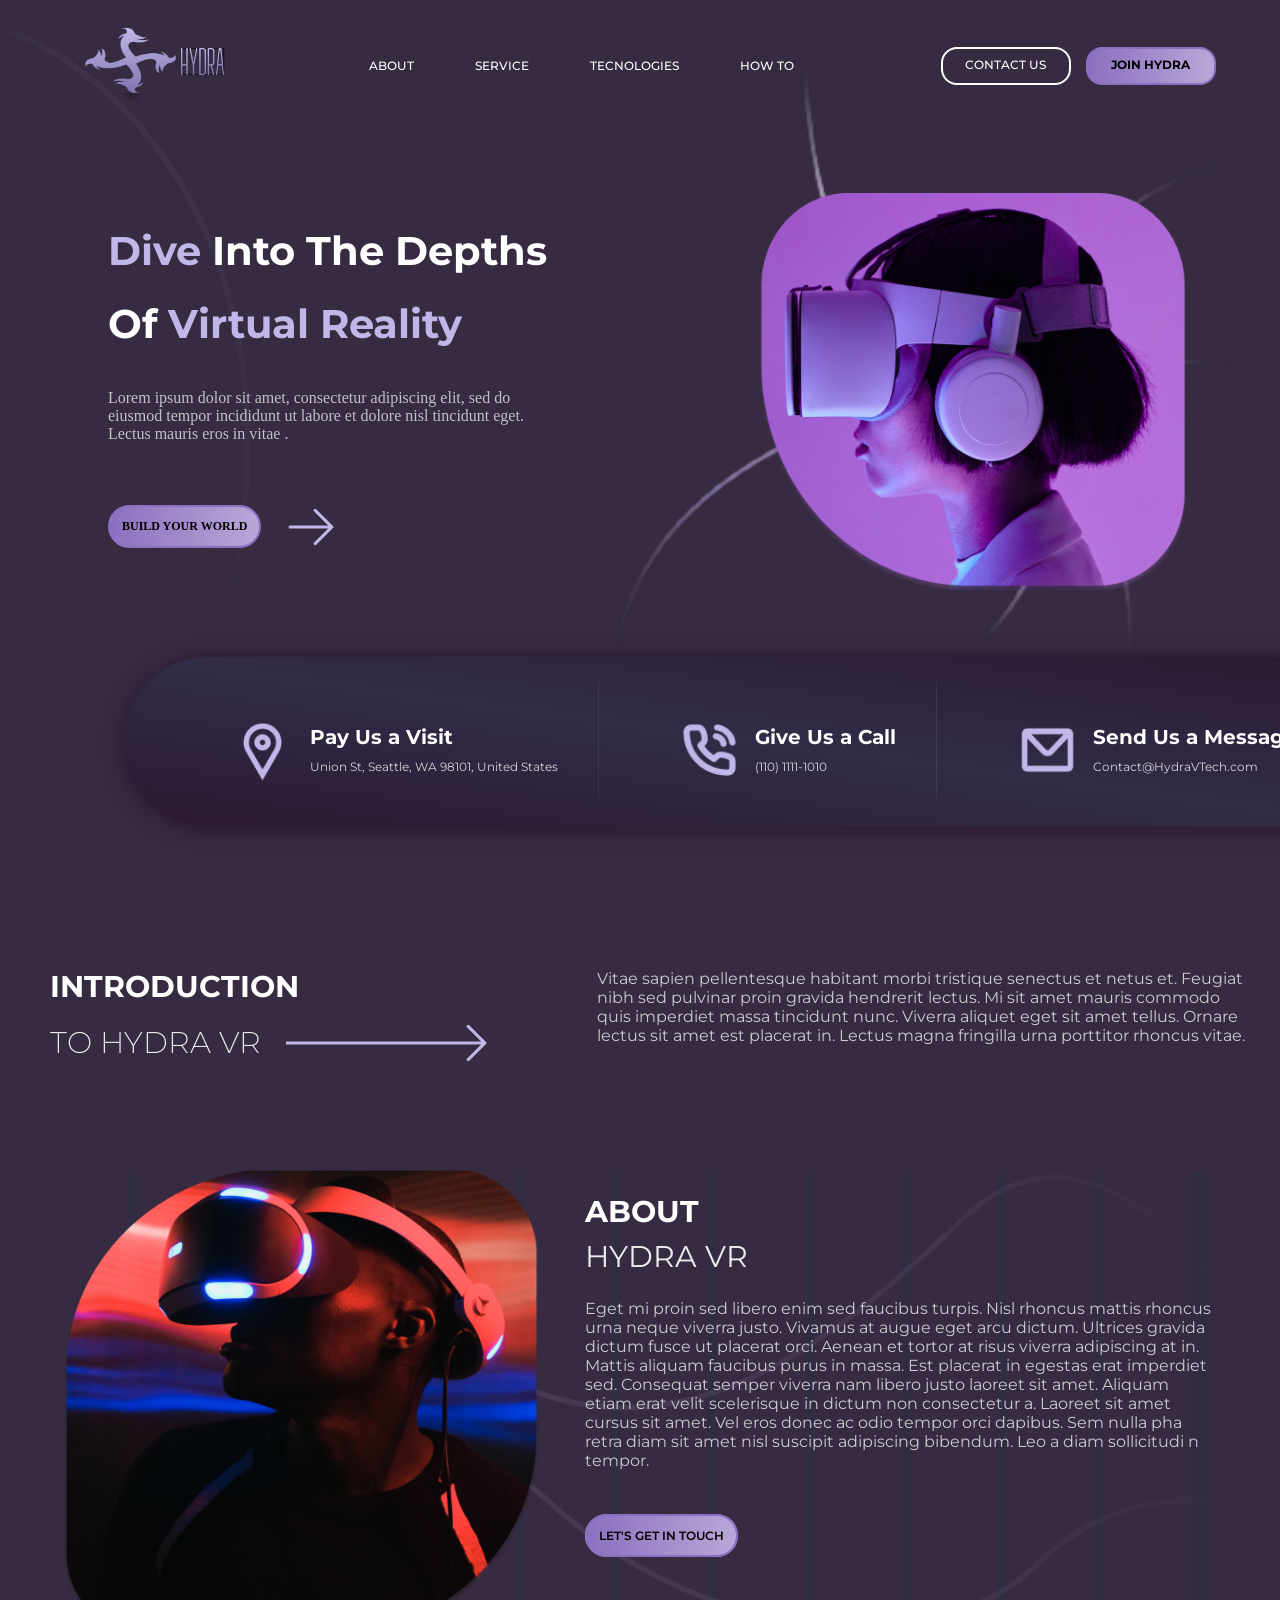
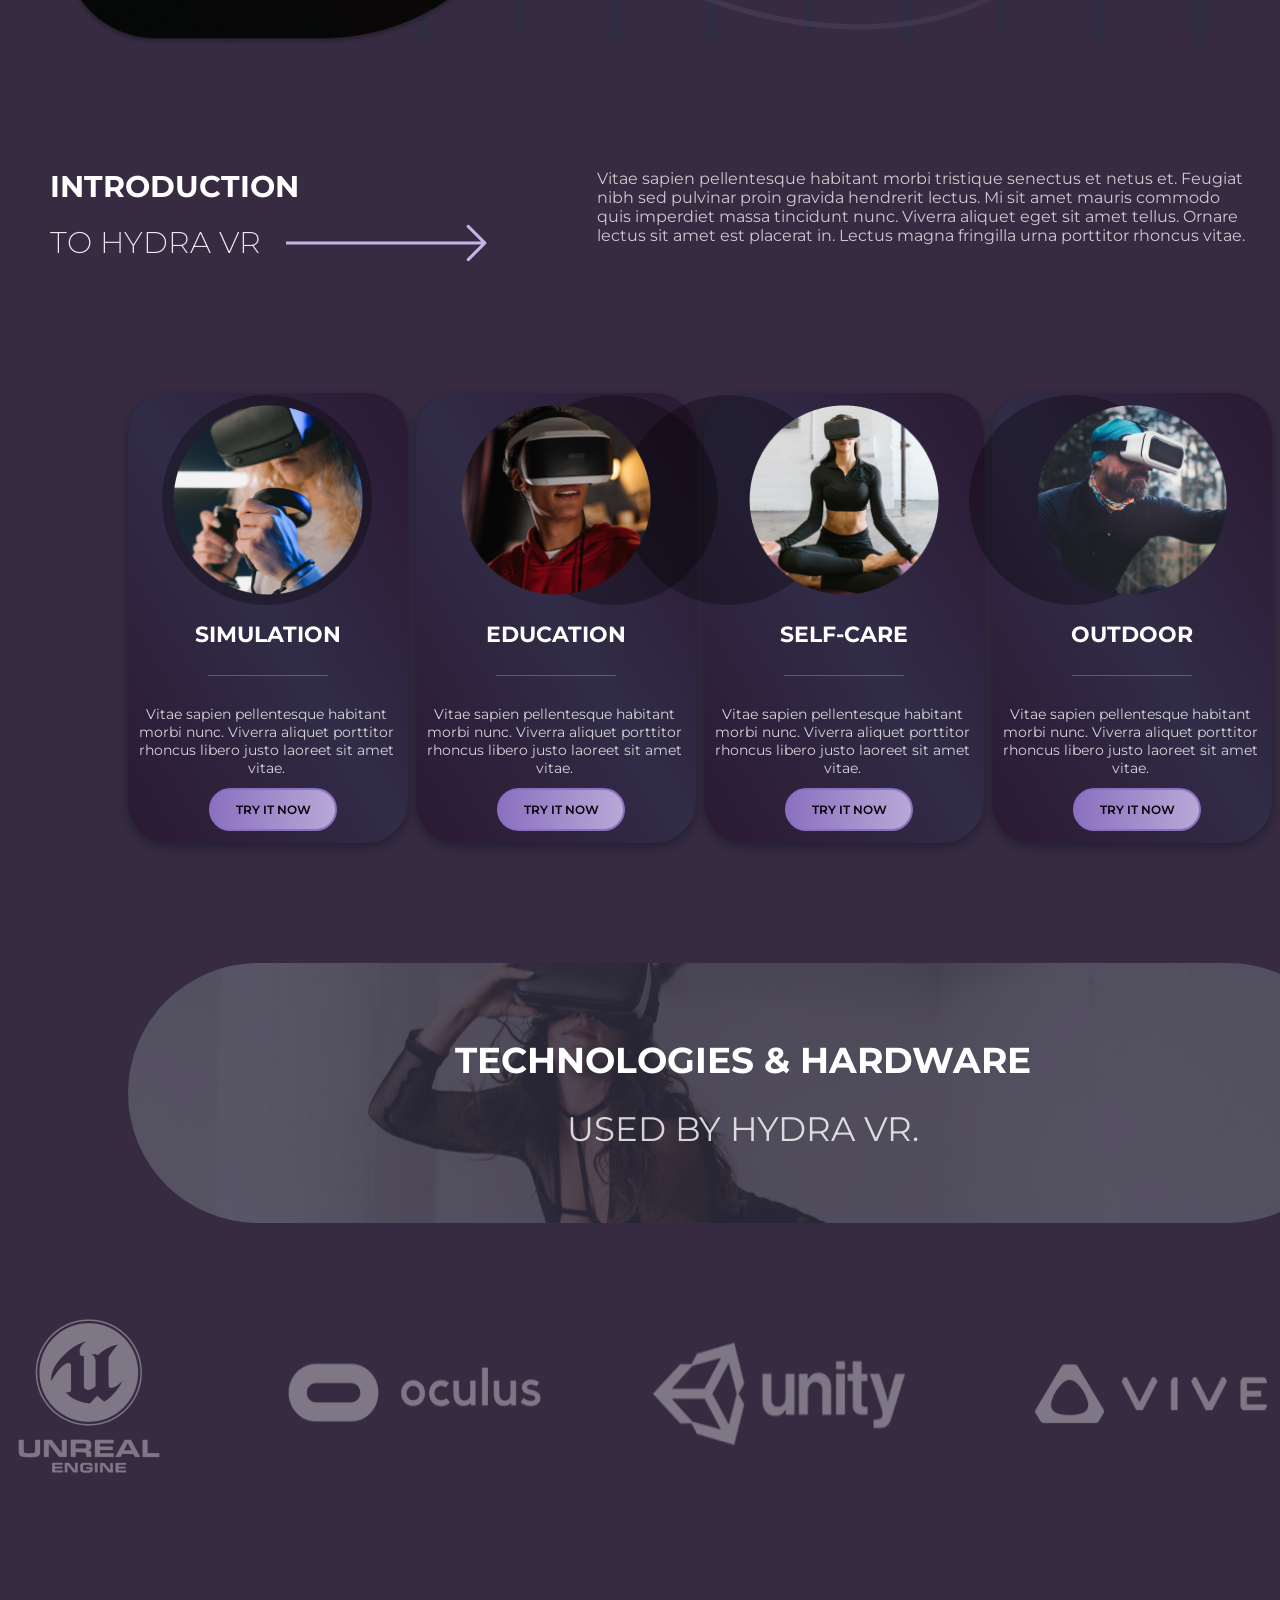
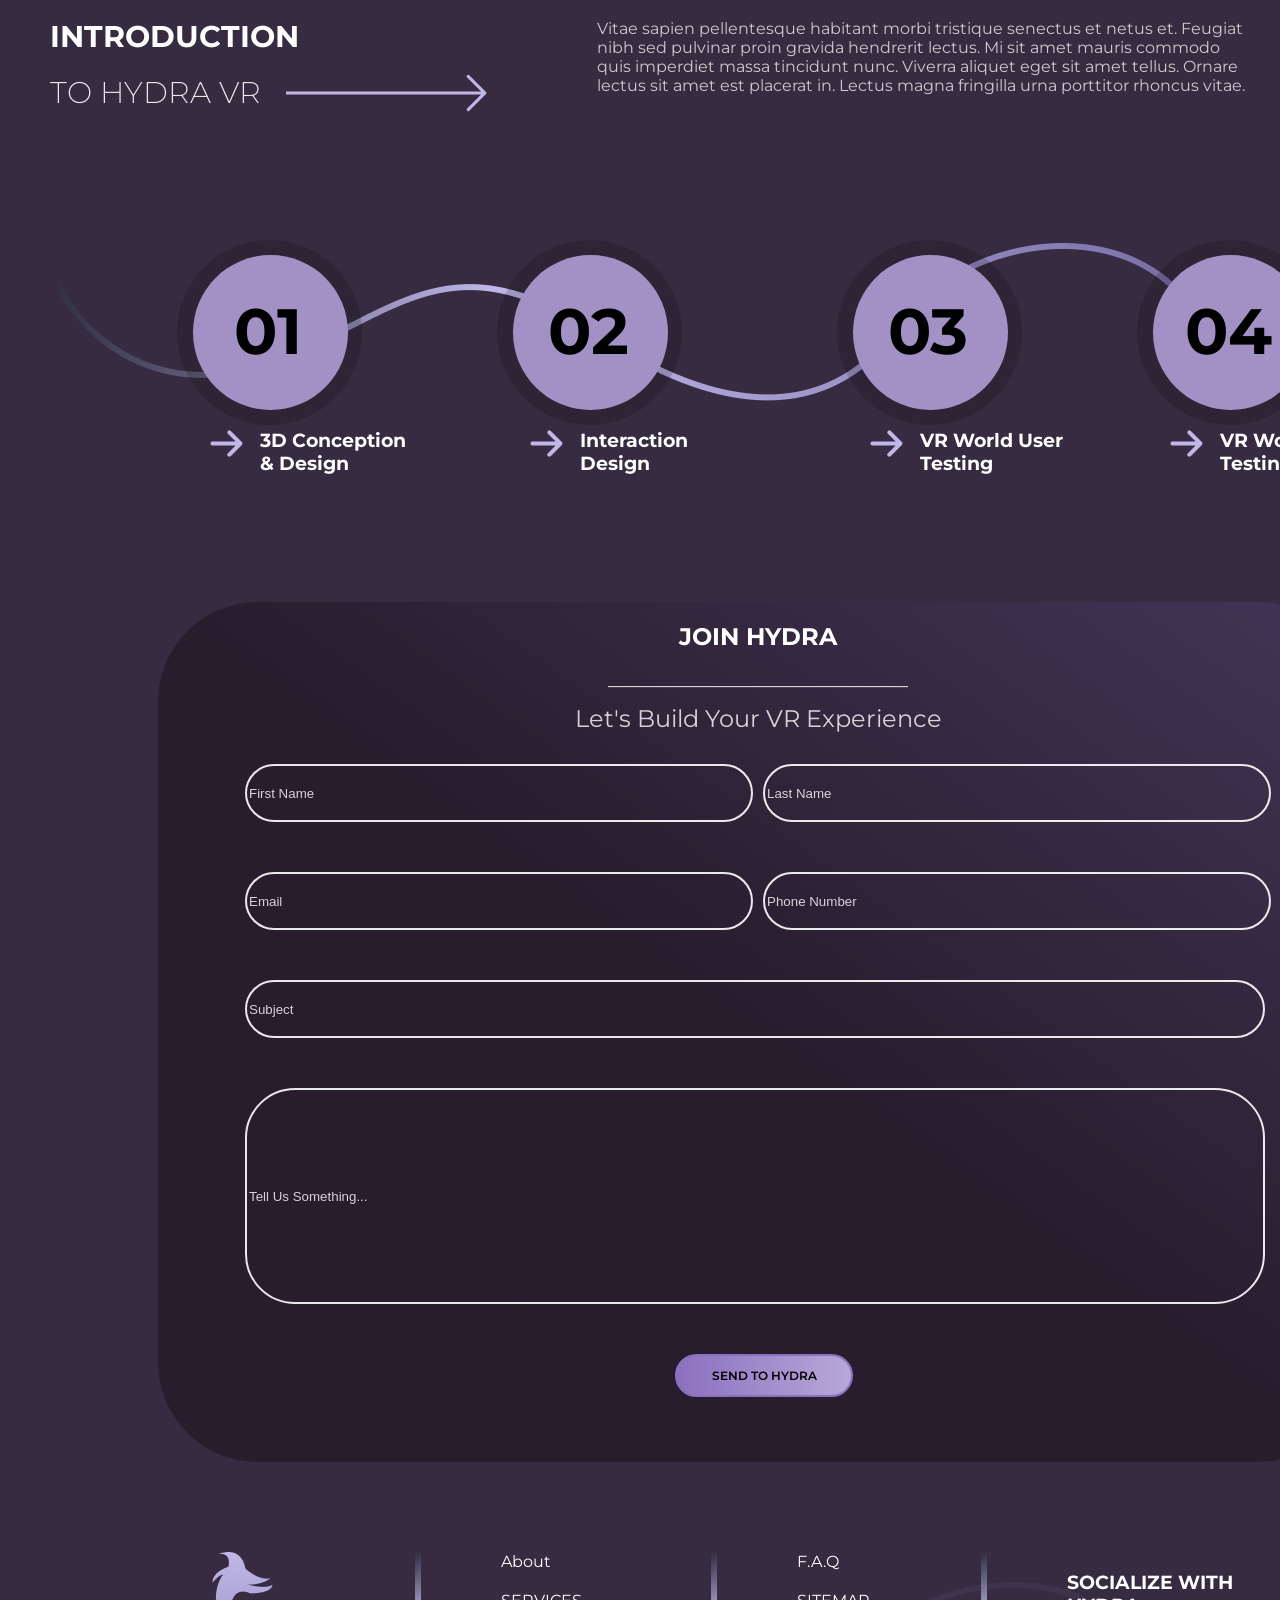
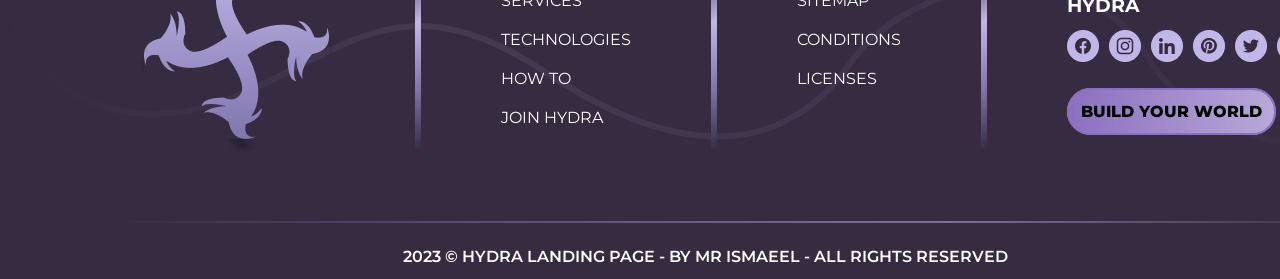
<file: Hydra/index.html>
<!DOCTYPE html>
<html lang="en">

<head>
    <meta charset="UTF-8">
    <meta name="viewport" content="width=device-width, initial-scale=1.0">
    <title>Home</title>
    <link rel="stylesheet" href="index.css">
    <link rel="preconnect" href="https://fonts.googleapis.com">
    <link rel="preconnect" href="https://fonts.gstatic.com" crossorigin>
    <link href="https://fonts.googleapis.com/css2?family=Montserrat:ital,wght@0,100..900;1,100..900&display=swap"
        rel="stylesheet">
</head>

<body>
    <section class="hero">
        <header>
            <div class="navbar">
                <div class="logo">
                    <img src="assets/Hero/Frame.png" alt="hydra logo ">
                    <img src="assets/Hero/logo.png" alt="hydra logo ">

                </div>

                <div class="nav">
                    <nav>
                        <a href="">ABOUT</a>
                        <a href="">SERVICE</a>
                        <a href="">TECNOLOGIES</a>
                        <a href="">HOW TO</a>

                    </nav>
                </div>
                <div class="navButton">
                    <a class="primarybtn1" href="">CONTACT US</a>
                    <a class="primarybtn2" href="">JOIN HYDRA</a>
                </div>
        </header>
        </div>

        <div class="banner">
            <div class="leftbanner">
                <div class="heading">
                    <div class="first">
                        <h1><span>Dive</span> Into The Depths</h1>
                    </div>
                    <div class="second">
                        <h1>Of <span>Virtual Reality</span></h1>
                    </div>
                </div>
                <div class="paragraph">
                    <p>Lorem ipsum dolor sit amet, consectetur adipiscing elit,
                        sed do eiusmod tempor incididunt ut labore et dolore
                        nisl tincidunt eget. Lectus mauris eros in vitae .</p>
                </div>
                <div class="btn">
                    <a class="secondrybtn" href="">BUILD YOUR WORLD</a>
                    <img src="assets/Hero/arrow-small-right.png">
                </div>
            </div>

            <div class="rightbanner">
                <img src="assets/Hero/hero_backgrond-removebg-preview.png">
                <img src="assets/Hero/Mask group.png">
            </div>
        </div>


        <div class="lowerhero">
            <div class="location">
                <div class="image">
                    <img src="assets/Hero/Location-Icon.png">
                </div>
                <div class="data">
                    <h4>Pay Us a Visit</h4>
                    <p>Union St, Seattle, WA 98101, United States</p>
                </div>
                <div class="line"><img src="assets/Hero/Vector 5.png"></div>
            </div>



            <div class="call">
                <div class="image">
                    <img src="assets/Hero/phone-call.png">
                </div>
                <div class="data">
                    <h4>Give Us a Call</h4>
                    <p>(110) 1111-1010</p>
                </div>
                <div class="line"><img src="assets/Hero/Vector 5.png"></div>

            </div>


            <div class="message">
                <div class="image">
                    <img src="assets/Hero/mail.png">
                </div>
                <div class="data">
                    <h4>Send Us a Message</h4>
                    <p>Contact@HydraVTech.com</p>
                </div>
            </div>
        </div>
    </section>

    <section class="about">

        <div class="topAbout">
            <div class="intro">
                <span>
                    <h1>INTRODUCTION</h1>
                </span>
                <span class="arrow">
                    <h2>TO HYDRA VR</h2>
                    <img src="assets/about/Component 1.png">
                </span>
            </div>
            <div class="intropara">
                <p>Vitae sapien pellentesque habitant morbi tristique senectus et netus et. Feugiat
                    nibh sed pulvinar proin gravida hendrerit lectus. Mi sit amet mauris commodo
                    quis imperdiet massa tincidunt nunc. Viverra aliquet eget sit amet tellus. Ornare
                    lectus sit amet est placerat in. Lectus magna fringilla urna porttitor rhoncus vitae.</p>
            </div>
        </div>

        <div class="bottomAbout">
            <div class="leftAbout">
                <img src="assets/about/Mask group.png">
            </div>
            <div class="rightAbout">
                <div class="titleAbout">
                    <span>
                        <h2>ABOUT</h2>
                    </span>
                    <span>
                        <h2>HYDRA VR</h2>
                    </span>
                </div>

                <div class="paraAbout">
                    <P>Eget mi proin sed libero enim sed faucibus turpis. Nisl rhoncus mattis rhoncus
                        urna neque viverra justo. Vivamus at augue eget arcu dictum. Ultrices gravida
                        dictum fusce ut placerat orci. Aenean et tortor at risus viverra adipiscing at in.
                        Mattis aliquam faucibus purus in massa. Est placerat in egestas erat imperdiet
                        sed. Consequat semper viverra nam libero justo laoreet sit amet. Aliquam
                        etiam erat velit scelerisque in dictum non consectetur a. Laoreet sit amet
                        cursus sit amet. Vel eros donec ac odio tempor orci dapibus. Sem nulla pha
                        retra diam sit amet nisl suscipit adipiscing bibendum. Leo a diam sollicitudi
                        n tempor.</P>
                </div>

                <div class="btnAbout">
                    <a class="secondrybtn" href="">LET'S GET IN TOUCH</a>
                </div>
            </div>
        </div>
    </section>

    <section class="whyBuild">
        <div class="topBuild">
            <div class="topAbout">
                <div class="intro">
                    <span>
                        <h1>INTRODUCTION</h1>
                    </span>
                    <span class="arrow">
                        <h2>TO HYDRA VR</h2>
                        <img src="assets/about/Component 1.png">
                    </span>
                </div>
                <div class="intropara">
                    <p>Vitae sapien pellentesque habitant morbi tristique senectus et netus et. Feugiat
                        nibh sed pulvinar proin gravida hendrerit lectus. Mi sit amet mauris commodo
                        quis imperdiet massa tincidunt nunc. Viverra aliquet eget sit amet tellus. Ornare
                        lectus sit amet est placerat in. Lectus magna fringilla urna porttitor rhoncus vitae.</p>
                </div>
            </div>
        </div>

        <div class="bottomBuild">
            <div class="cardBuild">
                <div class="circle1"></div>
                <div class="img"><img src="assets/build/Mask group.png"> </div>
                <div class="heading">SIMULATION</div>
                <div class="line">_______________</div>
                <div class="pra">
                    <p>Vitae sapien pellentesque habitant morbi
                        nunc. Viverra aliquet porttitor rhoncus
                        libero justo laoreet sit amet vitae.</p>
                </div>

                <div class="btn"><a class="secondrybtn  btnCard">TRY IT NOW</a></div>
            </div>


            <div class="cardBuild">
                <div class="circle2"></div>
                <div class="img"><img src="assets/build/Mask group (3).png"> </div>
                <div class="heading">EDUCATION</div>
                <div class="line">_______________</div>
                <div class="pra">
                    <p>Vitae sapien pellentesque habitant morbi
                        nunc. Viverra aliquet porttitor rhoncus
                        libero justo laoreet sit amet vitae.</p>
                </div>

                <div class="btn"><a class="secondrybtn  btnCard">TRY IT NOW</a></div>
            </div>


            <div class="cardBuild">
                <div class="circle3"></div>
                <div class="img"><img src="assets/build/Mask group (1).png"> </div>
                <div class="heading">SELF-CARE</div>
                <div class="line">_______________</div>
                <div class="pra">
                    <p>Vitae sapien pellentesque habitant morbi
                        nunc. Viverra aliquet porttitor rhoncus
                        libero justo laoreet sit amet vitae.</p>
                </div>

                <div class="btn"><a class="secondrybtn  btnCard">TRY IT NOW</a></div>
            </div>

            <div class="cardBuild">
                <div class="circle4"></div>
                <div class="img"><img src="assets/build/Mask group (2).png"> </div>
                <div class="heading">OUTDOOR</div>
                <div class="line">_______________</div>
                <div class="pra">
                    <p>Vitae sapien pellentesque habitant morbi
                        nunc. Viverra aliquet porttitor rhoncus
                        libero justo laoreet sit amet vitae.</p>
                </div>

                <div class="btn"><a class="secondrybtn  btnCard">TRY IT NOW</a></div>
            </div>

        </div>
    </section>

    <section class="Tech">
        <div class="techcolor"></div>
        <div class="pexel">

            <span>
                <h1>TECHNOLOGIES & HARDWARE</h2>
            </span>
            <span>
                <h2>USED BY HYDRA VR.</h2>
            </span>
        </div>
        <div class="enginelogo">
            <img src="assets/build/Hydra-Tech1 1.png">
            <img src="assets/build/Hydra-Tech2 1.png">
            <img src="assets/build/Hydra-Tech3 1.png">
            <img src="assets/build/Hydra-Tech4 1.png">
        </div>
    </section>



    <section class="process">
        <div class="processAbout">
            <div class="topAbout">
                <div class="intro">
                    <span>
                        <h1>INTRODUCTION</h1>
                    </span>
                    <span class="arrow">
                        <h2>TO HYDRA VR</h2>
                        <img src="assets/about/Component 1.png">
                    </span>
                </div>
                <div class="intropara">
                    <p>Vitae sapien pellentesque habitant morbi tristique senectus et netus et. Feugiat
                        nibh sed pulvinar proin gravida hendrerit lectus. Mi sit amet mauris commodo
                        quis imperdiet massa tincidunt nunc. Viverra aliquet eget sit amet tellus. Ornare
                        lectus sit amet est placerat in. Lectus magna fringilla urna porttitor rhoncus vitae.</p>
                </div>
            </div>
        </div>

        <div class="processStep">
            <div class="backimage"><img src="assets/build/Vector 15.png"></div>
            <div class="allStep">

                <div class="step1">
                    <div class="blackcircle"></div>
                    <div class="number">
                        <h1>01</h1>
                    </div>
                    <div class="stepName">
                        <div class="forwardArrow"><img src="assets/build/arrow-small-right.png"> </div>
                        <h3>3D Conception
                            & Design</h3>
                    </div>
                </div>


                <div class="step2">
                    <div class="blackcircle"></div>
                    <div class="number">
                        <h1>02</h1>
                    </div>
                    <div class="stepName">
                        <div class="forwardArrow"><img src="assets/build/arrow-small-right.png"> </div>
                        <h3>Interaction
                            Design</h3>
                    </div>
                </div>


                <div class="step3">
                    <div class="blackcircle"></div>
                    <div class="number">
                        <h1>03</h1>
                    </div>
                    <div class="stepName">
                        <div class="forwardArrow"><img src="assets/build/arrow-small-right.png"> </div>
                        <h3>VR World
                            User Testing</h3>
                    </div>
                </div>


                <div class="step4">
                    <div class="blackcircle"></div>
                    <div class="number">
                        <h1>04</h1>
                    </div>
                    <div class="stepName">
                        <div class="forwardArrow"><img src="assets/build/arrow-small-right.png"> </div>
                        <h3>VR World
                            User Testing</h3>
                    </div>
                </div>
            </div>
        </div>
    </section>

    <section class="contactForm">
        <div class="forminput">
            <div class="headingForm">
                <h1>JOIN HYDRA</h1>
            </div>
            <div class="lineForm">
                <h2>_________________________</h2>
            </div>
            <div class="subHeading">
                <h2>Let's Build Your VR Experience</h2>
            </div>
            <div class="inputData">
                <div class="name">
                    <input class="firstName" type="text" style=" color: white " placeholder="First Name">
                    <input class="lastName" type="text" style=" color: white " placeholder="Last Name">
                </div>
                <div class="contactinfo">

                    <input class="Email" type="email" style=" color: white          " placeholder="Email">
                    <input class="phone" type="tel" style=" color: white " placeholder="Phone Number">
                </div>
                <input class="subject" type="text" style=" color: white " placeholder="Subject">
                <input class="para" type="text" style=" color: white " placeholder="Tell Us Something...">
                <a class="secondrybtn" href="">SEND TO HYDRA</a>
            </div>
        </div>
    </section>
</body>

<footer>
    <div class="imageee">
        <img src="assets/build/Vector 15.png">
    </div>
    <div class="footer">
        <div class="footerLogo"><img src="assets/build/Frame.png"></div>
        <div class="footerLogo"><img src="assets/build/Vector 20.png"></div>
        <div class="nav1">
            <a href="">About</a>
            <a href="">SERVICES</a>
            <a href="">TECHNOLOGIES</a>
            <a href="">HOW TO</a>
            <a href="">JOIN HYDRA</a>
        </div>
        <div class="footerLogo"><img src="assets/build/Vector 20.png"></div>
        <div class="faq">
            <a href="">F.A.Q</a>
            <a href="">SITEMAP</a>
            <a href="">CONDITIONS</a>
            <a href="">LICENSES</a>
        </div>
        <div class="footerLogo"><img src="assets/build/Vector 20.png"></div>
        <div class="social">
            <h3>SOCIALIZE WITH HYDRA</h3>
            <div class="socialicon">
                <img src="assets/social/facebook.png">
                <img src="assets/social/instagram.png">
                <img src="assets/social/linkedin.png">
                <img src="assets/social/pinterest.png">
                <img src="assets/social/twitter.png">
                <img src="assets/social/youtube.png">
            </div>
            <div class="socialbtn">
                <a class="secondrybtn">BUILD YOUR WORLD</a>
            </div>
        </div>
    </div>
    <div class="lastline">
        <img src="assets/build/Vector 17.png">
    </div>

    <div class="copyright">
        <h2>2023 © HYDRA LANDING PAGE - BY MR ISMAEEL - ALL RIGHTS RESERVED </h2>
    </div>

</footer>

</html>
</file>
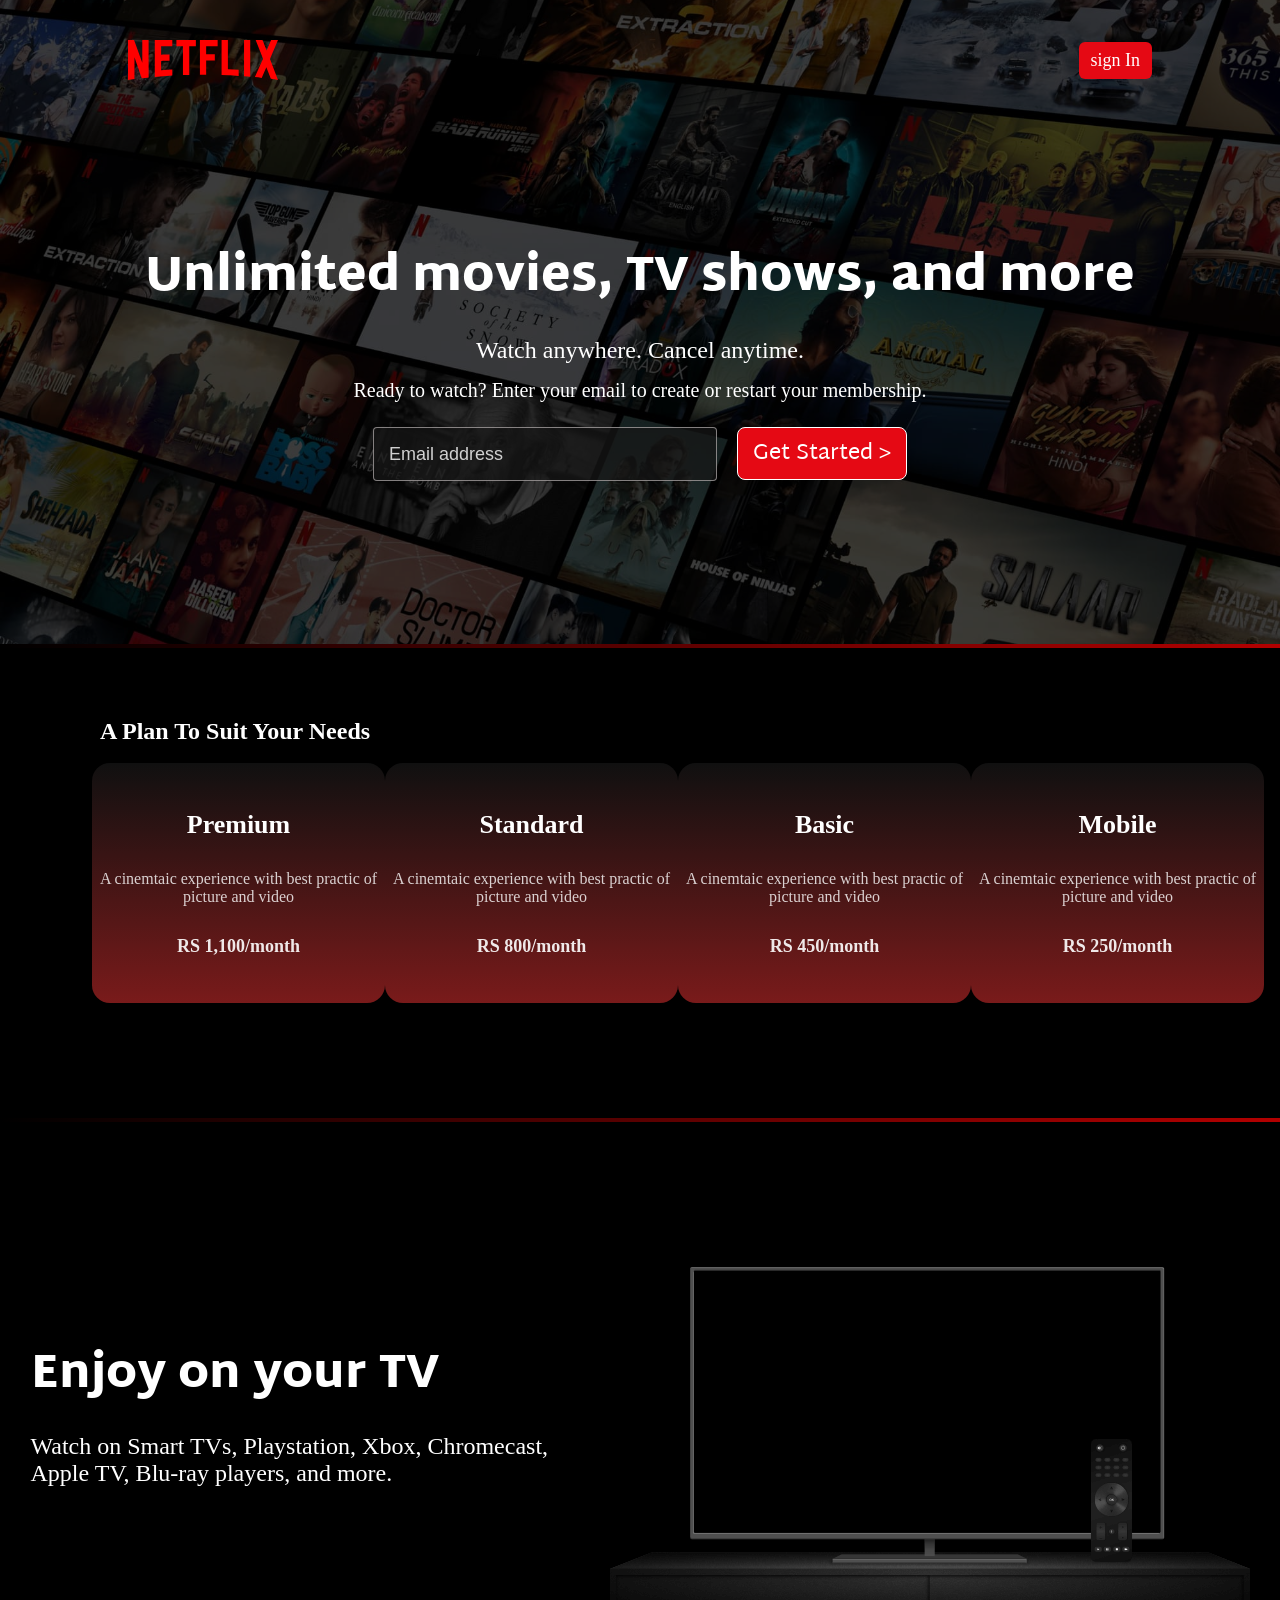
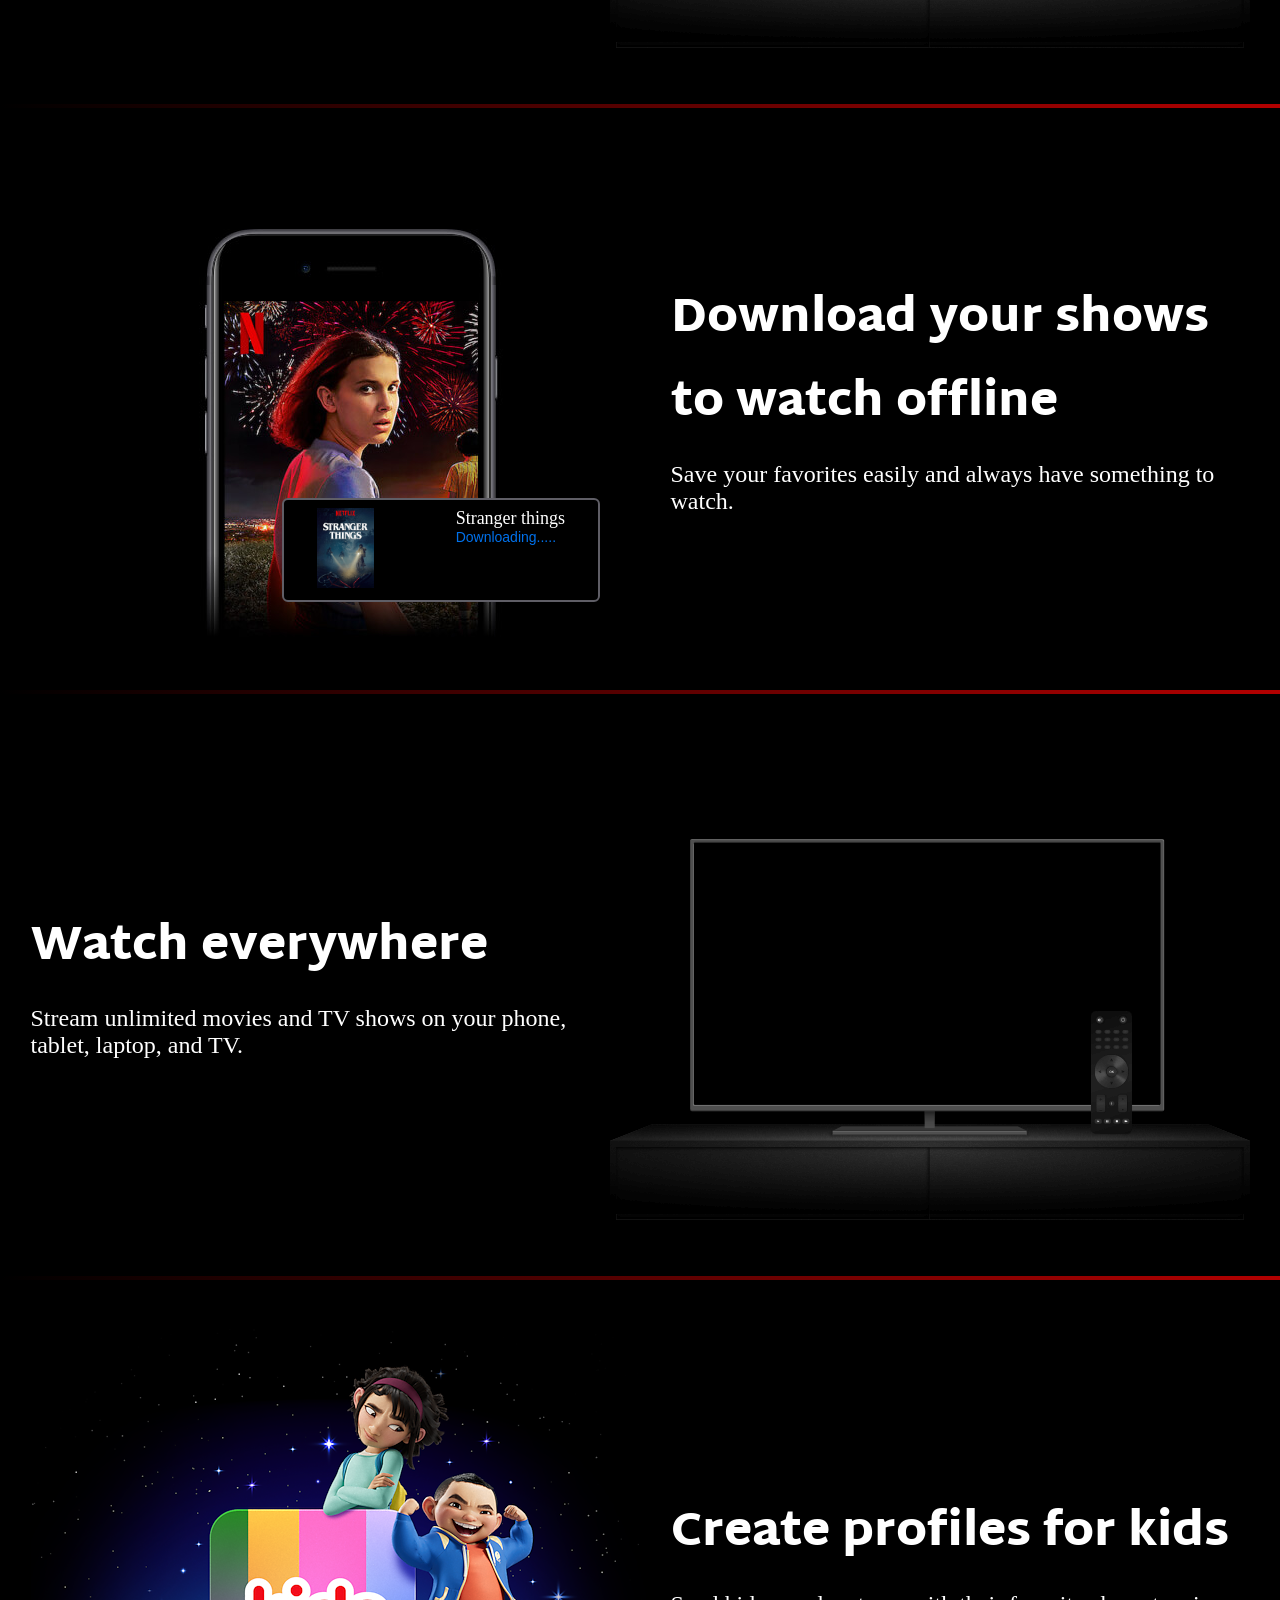
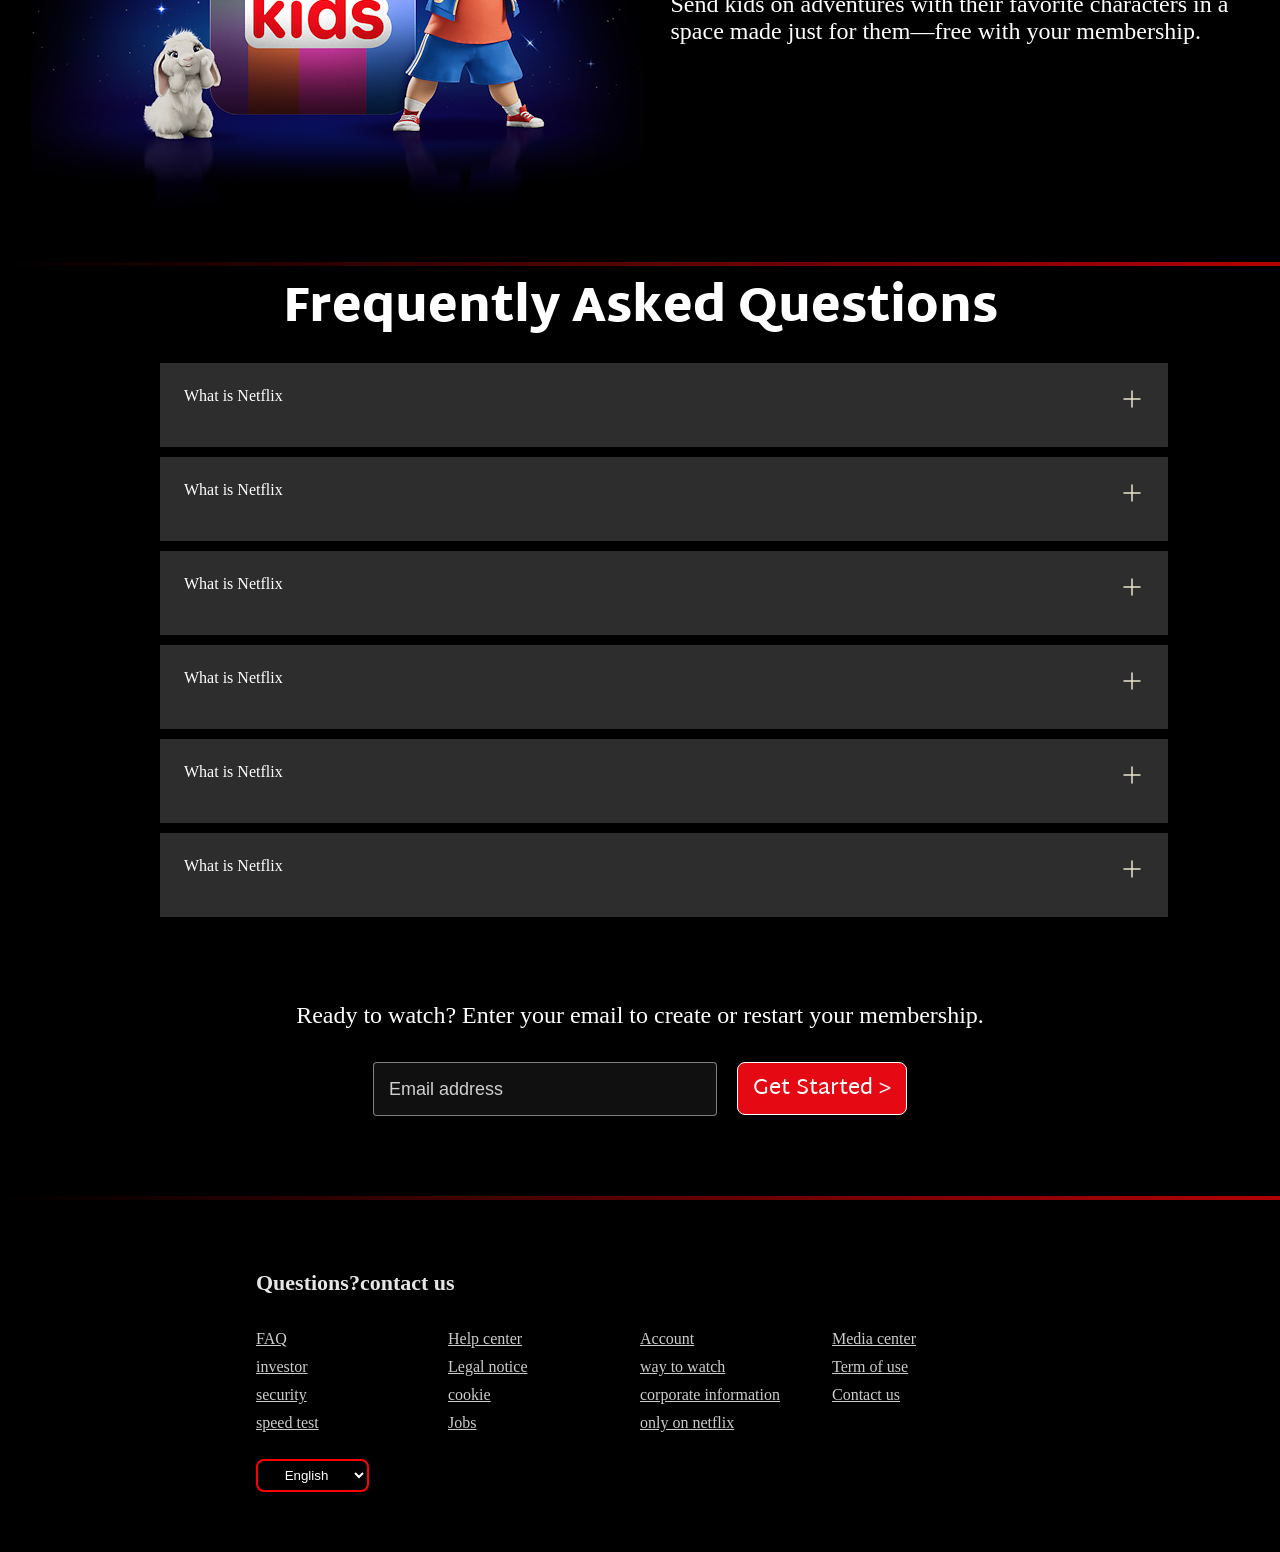
<file: Netflix/Index.html>
<!DOCTYPE html>
<html lang="en">
<link rel="stylesheet" href="style.css">

<head>
    <meta charset="UTF-8">
    <meta name="viewport" content="width=device-width, initial-scale=1.0">
    <title>Home_Netflix</title>
</head>

<body>
    <main>
        <div class="main_section">
            <nav>
                <img src="assets/logo.svg">
                <a href="signin.html">sign In</a>
            </nav>
            <div class="blackcolor"></div>
            <div class="hero">
                <span class="animate">Unlimited movies, TV shows, and more</span>
                <span class="animate">Watch anywhere. Cancel anytime.</span>
                <span class="animate">Ready to watch? Enter your email to create or restart your membership.</span>
            </div>
            <div class="hero2">
                <input type="email" placeholder="Email address">
                <button>Get Started ></button>
            </div>
        </div>
        <div class="separation"></div>

        <section class="ratelist">
            <div>
                <h2>A Plan To Suit Your Needs</h2>
            </div>
            <div class="plan">
                <div class=" plancard premium">
                    <div class="name">Premium</div>
                    <div class="name">A cinemtaic experience with best practic of picture and video</div>
                    <div class="name">RS 1,100/month</div>
                </div>
                <div class=" plancard premium">
                    <div class="name">Standard</div>
                    <div class="name">A cinemtaic experience with best practic of picture and video</div>
                    <div class="name">RS 800/month</div>
                </div>
                <div class=" plancard premium">
                    <div class="name">Basic</div>
                    <div class="name">A cinemtaic experience with best practic of picture and video</div>
                    <div class="name">RS 450/month</div>
                </div>
                <div class=" plancard premium">
                    <div class="name">Mobile</div>
                    <div class="name">A cinemtaic experience with best practic of picture and video</div>
                    <div class="name">RS 250/month</div>
                </div>

            </div>
        </section>
        <div class="separation"></div>


        <section class="first">
            <div class="container1">

                <div class="text">
                    <div>Enjoy on your TV</div>
                    <div>Watch on Smart TVs, Playstation, Xbox, Chromecast, Apple TV, Blu-ray players, and more.
                    </div>
                </div>


                <div class="img_video">
                    <img src="assets/tv.png">
                    <video src="assets/video-tv-0819.m4v" autoplay loop muted></video>
                </div>
            </div>
            <div class="separation"></div>
        </section>

        <section class="second">
            <div class="container1  c2">

                <div class="img_video">
                    <img src="assets/mobile-0819.jpg">
                    <div class="boxshot">
                        <div class="box_image">
                            <img src="assets/boxshot.png">
                        </div>
                        <div class="heading">
                            <h2>Stranger things</h2>
                            <h3></h3>
                            <h3>Downloading.....</h3>
                        </div>
                    </div>

                </div>

                <div class="text">
                    <div>Download your shows to watch offline</div>
                    <div>Save your favorites easily and always have something to watch.
                    </div>
                </div>

            </div>
            <div class="separation"></div>
        </section>


        <section class="third">
            <div class="container1  c3">

                <div class="text">
                    <div>Watch everywhere</div>
                    <div>Stream unlimited movies and TV shows on your phone, tablet, laptop, and TV.
                    </div>
                </div>


                <div class="img_video">
                    <img src="assets/tv.png">
                    <video src="assets/video-tv-0819.m4v" autoplay loop muted></video>
                </div>
            </div>
            <div class="separation"></div>
        </section>

        <section class="fourth">
            <div class="container1  c4">


                <div class="img_video">
                    <img
                        src="assets/AAAABejKYujIIDQciqmGJJ8BtXkYKKTi5jiqexltvN1YmvXYIfX8B9CYwooUSIzOKneblRFthZAFsYLMgKMyNfeHwk16DmEkpIIcb6A3.png">

                </div>

                <div class="text">
                    <div>Create profiles for kids</div>
                    <div>Send kids on adventures with their favorite characters in a space made just for them—free with
                        your
                        membership.
                    </div>
                </div>
            </div>
            <div class="separation"></div>
        </section>


        <section class="faq">
            <h2>Frequently Asked Questions</h2>


            <div class="faqbox">
                <span>What is Netflix</span>
                <svg width="24" height="24" viewBox="0 0 24 24" fill="white" xmlns="http://www.w3.org/2000/svg">
                    <path d="M12 4V20" stroke="#141B34" stroke-width="1.5" stroke-linecap="round"
                        stroke-linejoin="round" />
                    <path d="M4 12H20" stroke="#141B34" stroke-width="1.5" stroke-linecap="round"
                        stroke-linejoin="round" />
                </svg>
            </div>

            <div class="faqbox">
                <span>What is Netflix</span>
                <svg width="24" height="24" viewBox="0 0 24 24" fill="white" xmlns="http://www.w3.org/2000/svg">
                    <path d="M12 4V20" stroke="#141B34" stroke-width="1.5" stroke-linecap="round"
                        stroke-linejoin="round" />
                    <path d="M4 12H20" stroke="#141B34" stroke-width="1.5" stroke-linecap="round"
                        stroke-linejoin="round" />
                </svg>
            </div>

            <div class="faqbox">
                <span>What is Netflix</span>
                <svg width="24" height="24" viewBox="0 0 24 24" fill="white" xmlns="http://www.w3.org/2000/svg">
                    <path d="M12 4V20" stroke="#141B34" stroke-width="1.5" stroke-linecap="round"
                        stroke-linejoin="round" />
                    <path d="M4 12H20" stroke="#141B34" stroke-width="1.5" stroke-linecap="round"
                        stroke-linejoin="round" />
                </svg>
            </div>


            <div class="faqbox">
                <span>What is Netflix</span>
                <svg width="24" height="24" viewBox="0 0 24 24" fill="white" xmlns="http://www.w3.org/2000/svg">
                    <path d="M12 4V20" stroke="#141B34" stroke-width="1.5" stroke-linecap="round"
                        stroke-linejoin="round" />
                    <path d="M4 12H20" stroke="#141B34" stroke-width="1.5" stroke-linecap="round"
                        stroke-linejoin="round" />
                </svg>
            </div>


            <div class="faqbox">
                <span>What is Netflix</span>
                <svg width="24" height="24" viewBox="0 0 24 24" fill="white" xmlns="http://www.w3.org/2000/svg">
                    <path d="M12 4V20" stroke="#141B34" stroke-width="1.5" stroke-linecap="round"
                        stroke-linejoin="round" />
                    <path d="M4 12H20" stroke="#141B34" stroke-width="1.5" stroke-linecap="round"
                        stroke-linejoin="round" />
                </svg>
            </div>


            <div class="faqbox">
                <span>What is Netflix</span>
                <svg width="24" height="24" viewBox="0 0 24 24" fill="white" xmlns="http://www.w3.org/2000/svg">
                    <path d="M12 4V20" stroke="#141B34" stroke-width="1.5" stroke-linecap="round"
                        stroke-linejoin="round" />
                    <path d="M4 12H20" stroke="#141B34" stroke-width="1.5" stroke-linecap="round"
                        stroke-linejoin="round" />
                </svg>
            </div>
            <div class="faqbottom">
                <h3>Ready to watch? Enter your email to create or restart your membership.</h3>
                <div class="hero2">
                    <input type="email" placeholder="Email address">
                    <button>Get Started ></button>
                </div>
            </div>

            </div>
        </section>
        <div class="separation"></div>
    </main>

    <footer>
        <h1>Questions?contact us</h1>
        <div class="footer">
            <div class="FAQS flx">
                <a href="">FAQ</a>
                <a href="">investor</a>
                <a href="">security</a>
                <a href="">speed test</a>
            </div>
            <div class="help  flx">
                <a href="">Help center</a>
                <a href="">Legal notice</a>
                <a href="">cookie</a>
                <a href="">Jobs</a>
            </div>
            <div class="account  flx">
                <a href="">Account</a>
                <a href="">way to watch</a>
                <a href="">corporate information</a>
                <a href="">only on netflix</a>
            </div>

            <div class="media  flx">
                <a href="">Media center</a>
                <a href="">Term of use</a>
                <a href="">Contact us</a>
            </div>
        </div>
        <div class="bottomfooter">
            <div class="language">
                <select id="mylanguage">
                    <option value="1" name="English">English</option>
                    <option value="2" name="France">Frances</option>
                    <option value="3" name="Urdu">Urdu</option>
                    <option value="4" name="Russion">Russion</option>
                </select>
            </div>


        </div>
    </footer>
</body>

</html>
</file>
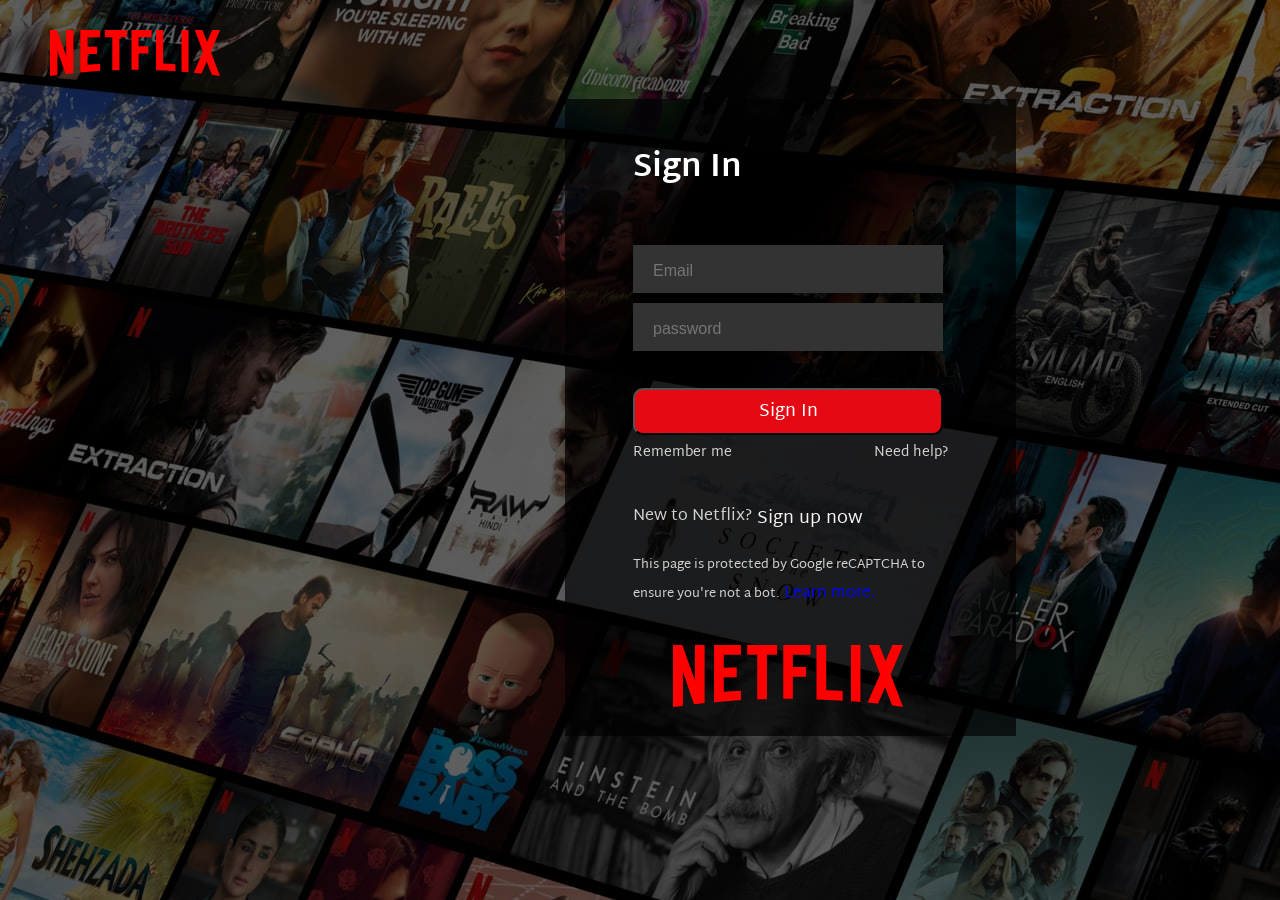
<file: Netflix/signin.html>
<!DOCTYPE html>
<html lang="en">

<head>
    <meta charset="UTF-8">
    <meta name="viewport" content="width=device-width, initial-scale=1.0">
    <title>sign up</title>

    <link rel="stylesheet" href="signin.css">
</head>

<body>
    <main>
        <div class="main">
            <div class="banner"></div>
            <div class="logo">
                <img src="assets/logo.svg" alt="logo">
            </div>

            <div class="signincard">
                <div class="signin">
                    <h1>Sign In</h1>
                </div>

                <div class="email">
                    <input type="email" placeholder="Email">
                    <input type="password" placeholder="password">
                </div>
                <div class="loginbtn">
                    <button>Sign In</button>
                    <div class="remember">
                        <p>Remember me</p>
                        <a>
                            <p>Need help?</p>
                        </a>
                    </div>
                </div>
                <div class="howsign">
                    <div class="new">
                        <p>New to Netflix?</p>
                        <a>
                            Sign up now
                        </a>
                    </div>

                    <div class="Learn">
                        <p>This page is protected by Google reCAPTCHA to ensure you're not a bot.</p>

                        <a>Learn more.</a>
                    </div>
                </div>

                <div class="bottom">
                    <img src="assets/logo.svg">
                </div>
            </div>



        </div>
    </main>
</body>

</html>
</file>
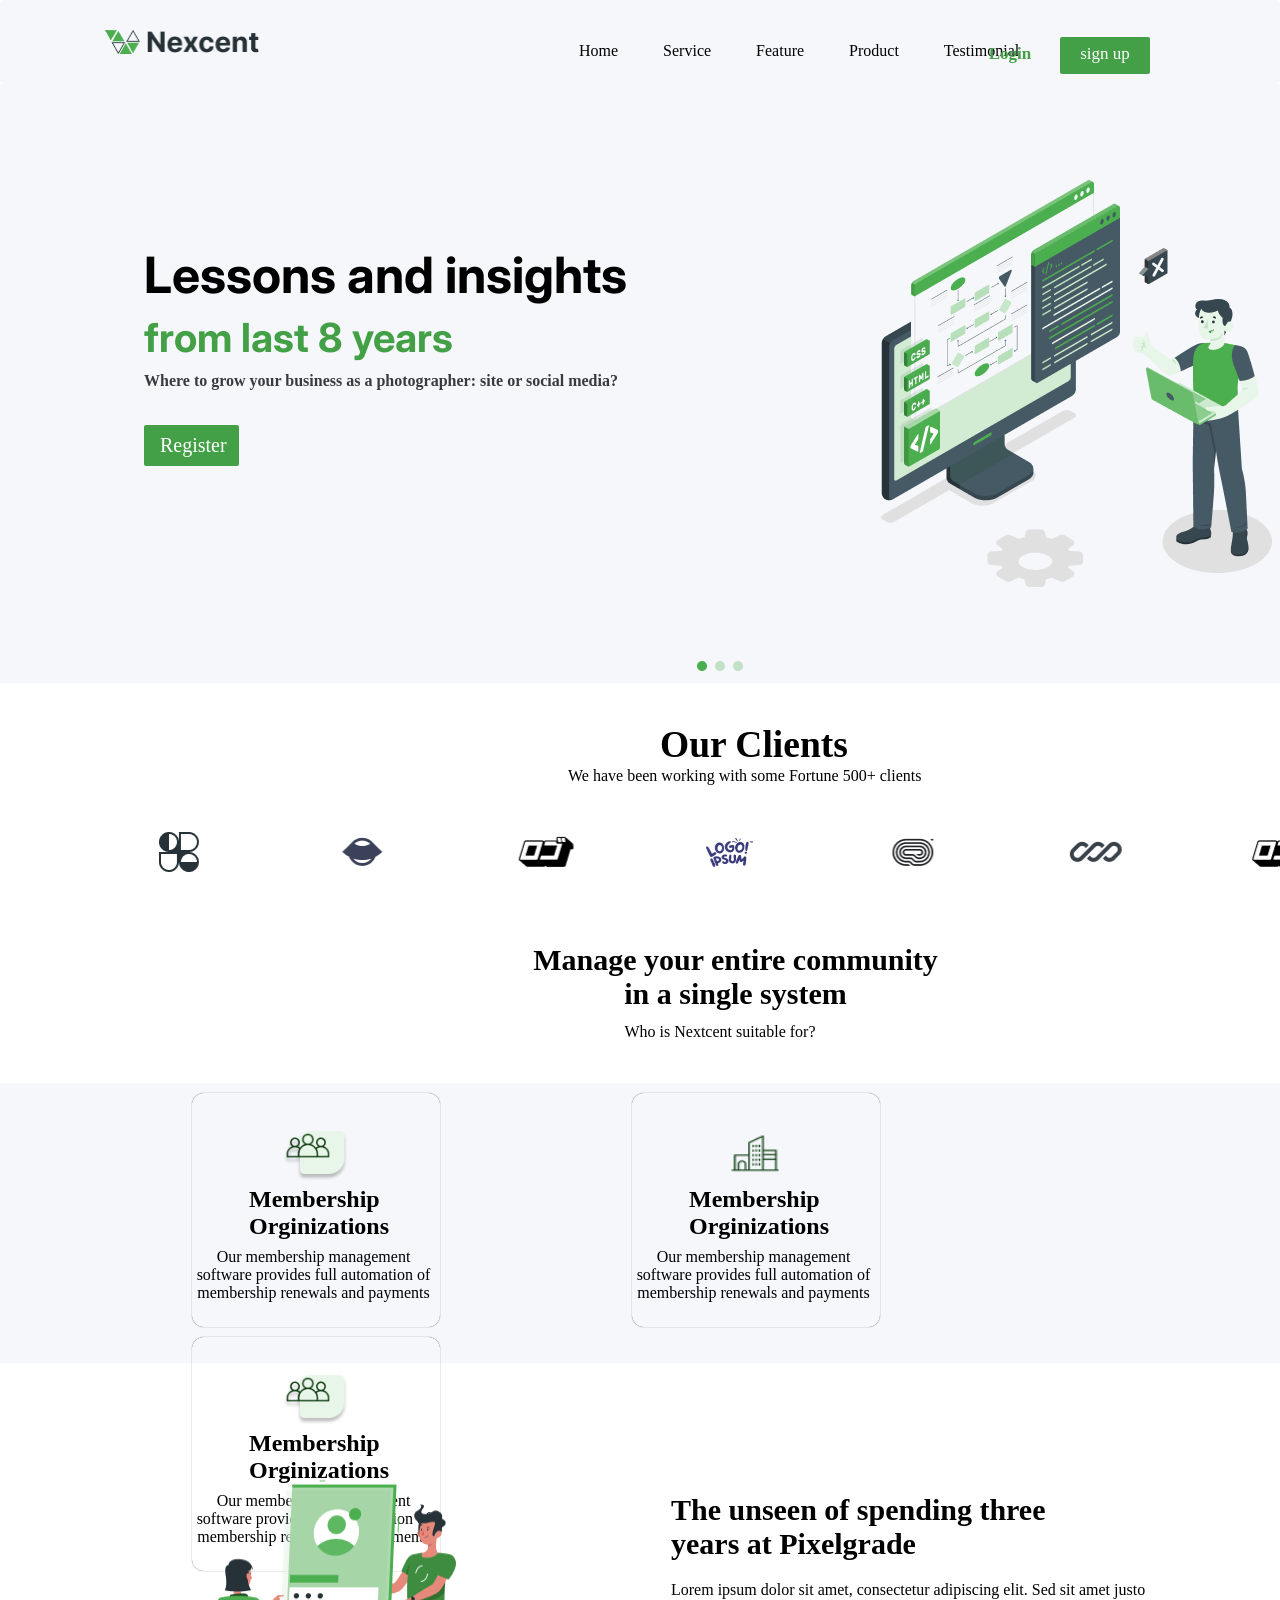
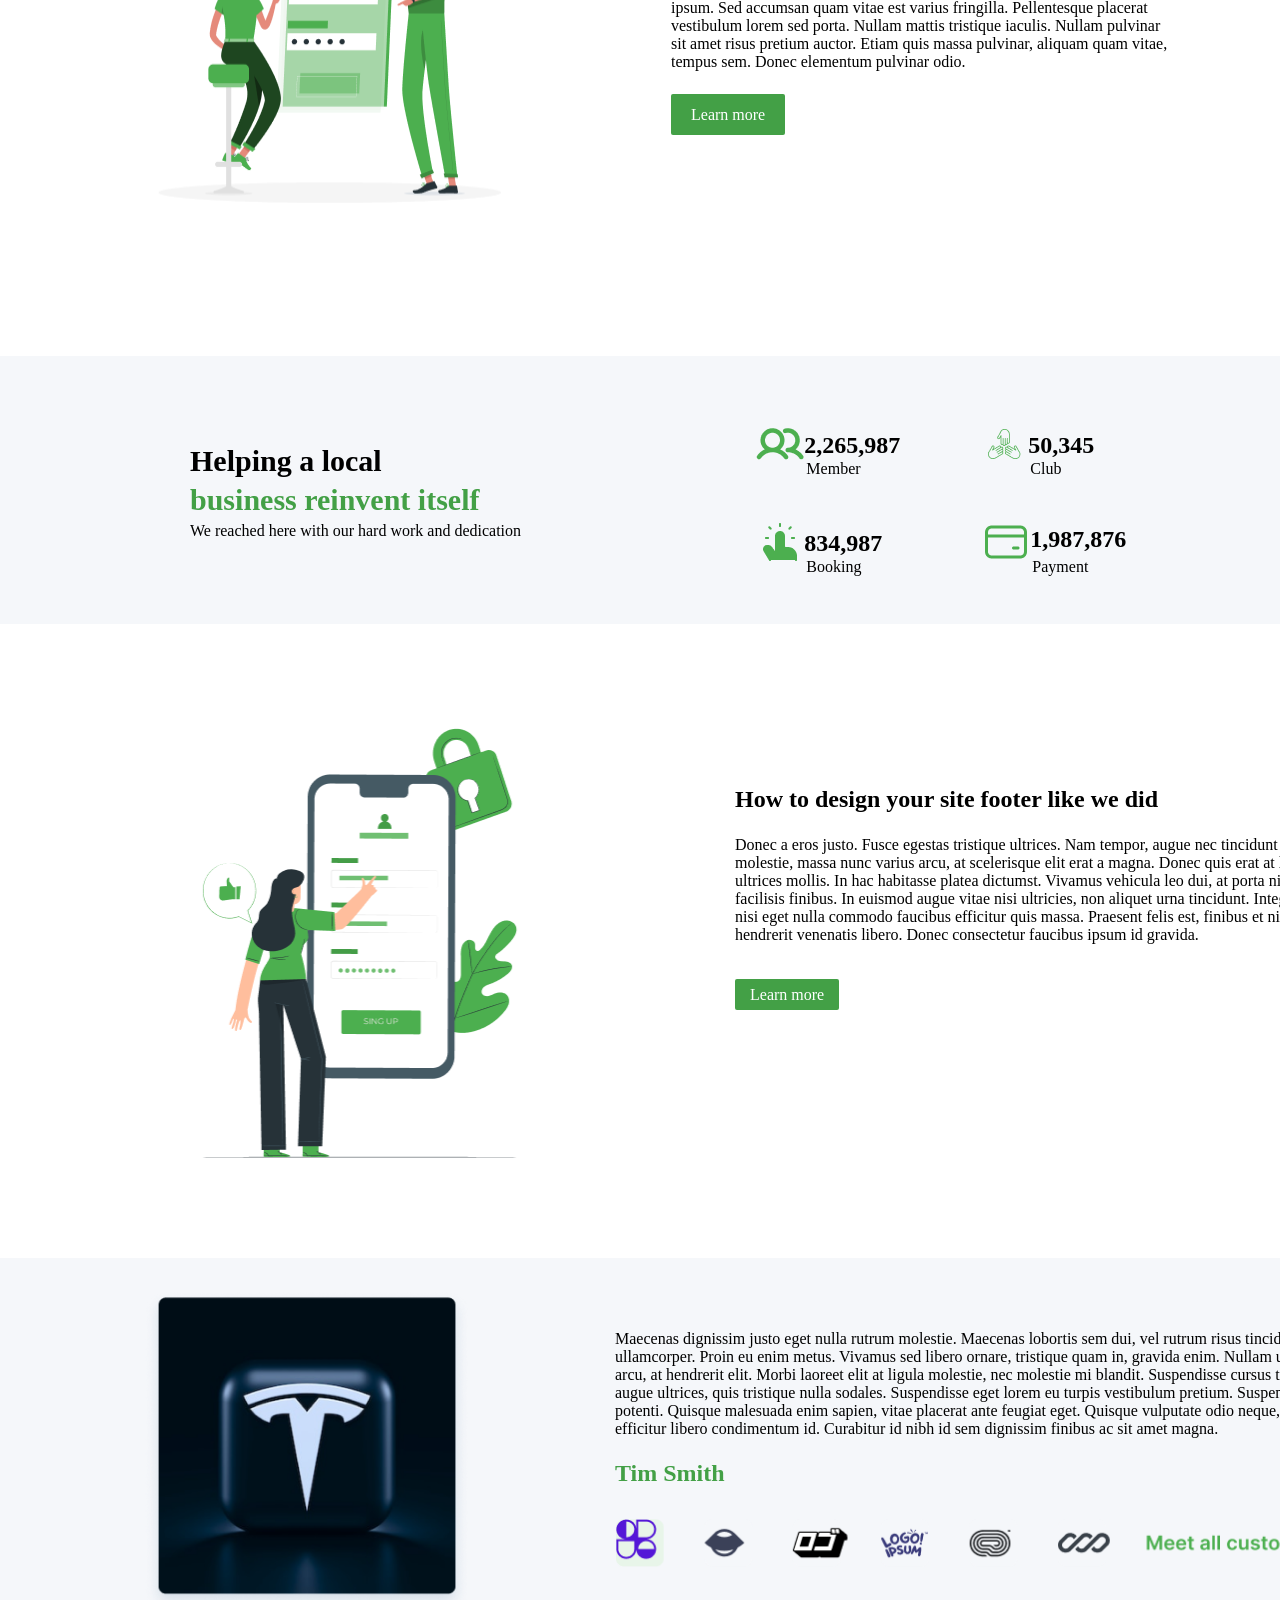
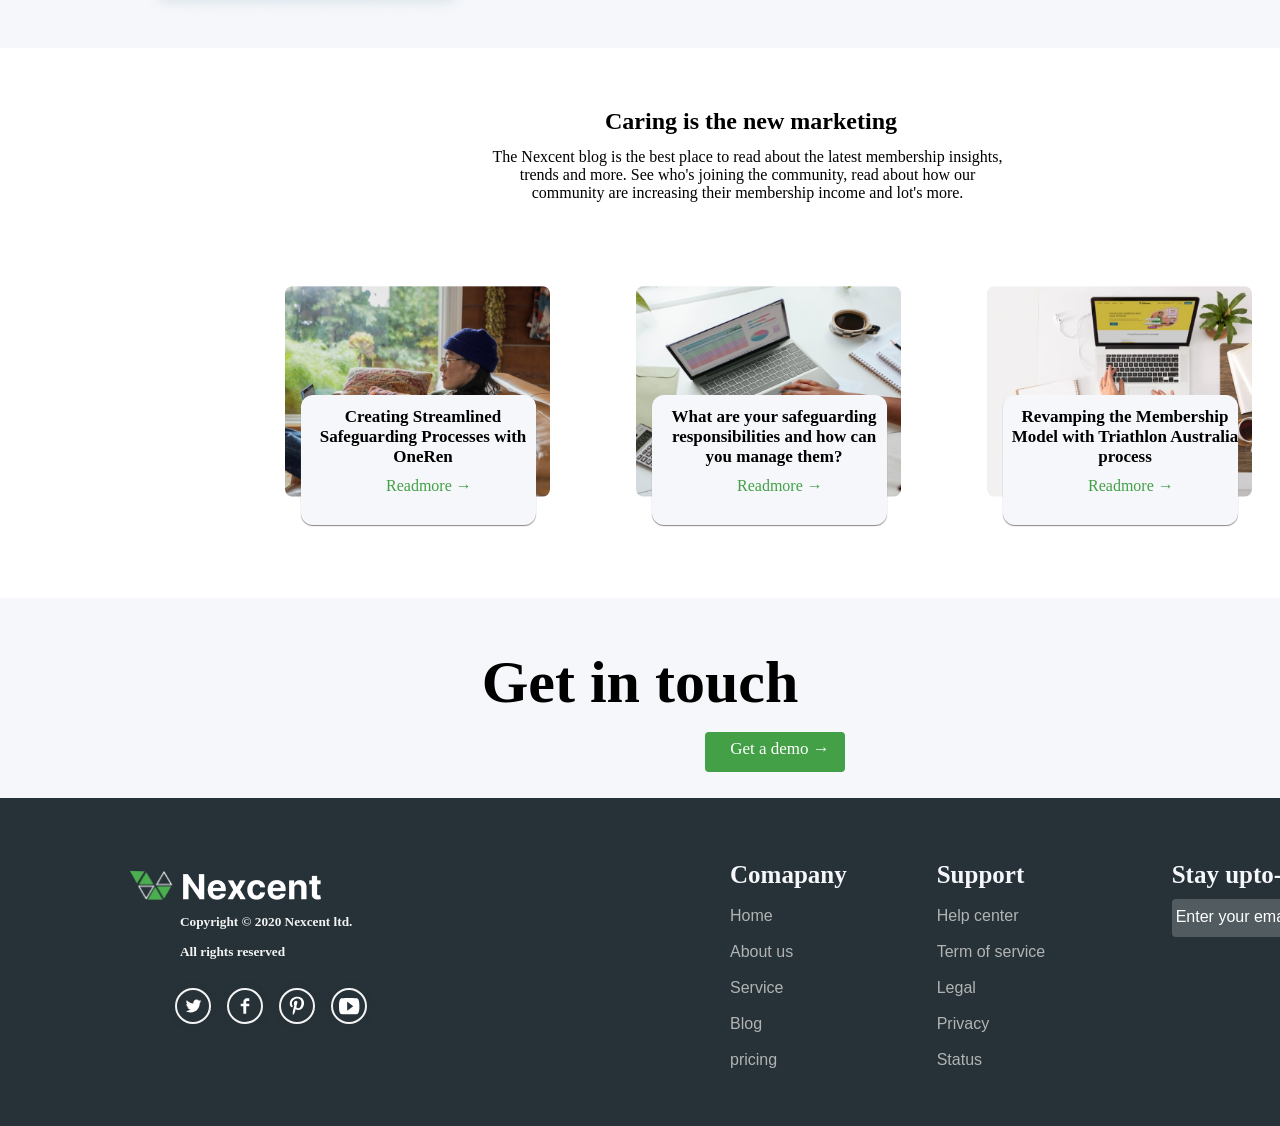
<file: Nexcent/Home.html>
<!DOCTYPE html>
<html lang="en">

<head>
    <meta charset="UTF-8">
    <meta name="viewport" content="width=device-width, initial-scale=1.0">
    <title>Home</title>
    <link rel="stylesheet" href="Home.css">
</head>

<body>
    <header>
        <img src="Logo.png" alt="Logo">
        <nav>
            <ul>
                <a>
                    <li>Home</li>
                </a>
                <a>
                    <li>Service</li>
                </a>
                <a>
                    <li>Feature</li>
                </a>
                <a>
                    <li>Product</li>
                </a>
                <a>
                    <li>Testimonial</li>
                </a>
                <a>
                    <li><strong>FAQ</strong></li>
                </a>
            </ul>
        </nav>

        <div class="account">
            <a class="Login" href=""><strong>Login</strong></a>
            <a class="sign  primarybutton" href="">sign up</a>
        </div>
    </header>

    <main>
        <section class="banner">
            <div class="leftbanner">
                <h1>Lessons and insights </h1>
                <h2>from last 8 years</h2>
                <h4>Where to grow your business as a photographer: site or social media?</h4>
                <a class="primarybutton" href="">Register </a>
            </div>

            <div class="bannerimage">
                <img src="Illustration.png" alt="illustation">
            </div>
            <div class="dot">
                <img src="Dot.png" alt="slider">
            </div>

        </section>

        <section class="client">
            <div class="clients1">
                <div class="data">
                    <h2> Our Clients</h2>
                </div>
                <p>We have been working with some Fortune 500+ clients</p>

                <div class="diagram">
                    <img src="Clients Logos.png" alt="cclients logo">
                </div>
            </div>

        </section>

        <section class="community">
            <h1>Manage your entire community in a single system</h1>
            <p>Who is Nextcent suitable for?</p>
        </section>

        <section class="frame">
            <div class="card">
                <img src="Icon.png" alt="membership">
                <h1> Membership Orginizations</h1>
                <p>Our membership management software provides full automation of membership renewals and payments
                </p>
            </div>
            <div class="card">

                <img src="Icon (1).png" alt="membership">
                <h1> Membership Orginizations</h1>
                <p>Our membership management software provides full automation of membership renewals and payments
                </p>
            </div>
            <div class="card">
                <img src="Icon.png" alt="membership">
                <h1> Membership Orginizations</h1>
                <p>Our membership management software provides full automation of membership renewals and payments
                </p>
            </div>
        </section>

        <section class="bio">
            <img src="Frame 35.png" alt="frame">
            <div class="biodata">
                <h2>The unseen of spending three years at Pixelgrade</h2>
                <p>Lorem ipsum dolor sit amet, consectetur adipiscing elit. Sed sit amet justo ipsum. Sed accumsan quam
                    vitae est varius fringilla. Pellentesque placerat vestibulum lorem sed porta. Nullam mattis
                    tristique iaculis. Nullam pulvinar sit amet risus pretium auctor. Etiam quis massa pulvinar, aliquam
                    quam vitae, tempus sem. Donec elementum pulvinar odio.</p>
                <a class="primarybutton learnmore" href="">Learn more</a>
            </div>

        </section>


        <section class="achievement">
            <div class="title">
                <h1>Helping a local</h1>
                <h2> business reinvent itself</h2>
                <p>We reached here with our hard work and dedication</p>
            </div>

            <div class="number">
                <div class="memberclub">
                    <div class="member">
                        <img src="member.png" alt="member">
                        <h1>2,265,987</h1>
                        <p>Member</p>
                    </div>
                    <div class="club">
                        <img src="club.png" alt="club">
                        <h1>50,345</h1>
                        <p>Club</p>
                    </div>

                </div>
                <div class="bookingpayment">
                    <div class="booking">
                        <img src="booking.png" alt="booking">
                        <h1>834,987</h1>
                        <p>Booking</p>

                    </div>
                    <div class="payment">
                        <img src="Icon (4).png" alt="payment ">
                        <h1>1,987,876</h1>
                        <p>Payment</p>
                    </div>
                </div>
            </div>

        </section>

        <section class="calender">
            <div class="mobilelogin">
                <img src="pana.png" alt="Loginphoto">
            </div>
            <div class="calenderdata">
                <h1>How to design your site footer like we did</h1>
                <p>Donec a eros justo. Fusce egestas tristique ultrices. Nam tempor, augue nec tincidunt molestie, massa
                    nunc varius arcu, at scelerisque elit erat a magna. Donec quis erat at libero ultrices mollis. In
                    hac habitasse platea dictumst. Vivamus vehicula leo dui, at porta nisi facilisis finibus. In euismod
                    augue vitae nisi ultricies, non aliquet urna tincidunt. Integer in nisi eget nulla commodo faucibus
                    efficitur quis massa. Praesent felis est, finibus et nisi ac, hendrerit venenatis libero. Donec
                    consectetur faucibus ipsum id gravida.</p>
                <a class="primarybutton   calenderbtn" href="">Learn more</a>
            </div>
        </section>


        <section class="customer">
            <div class="image23">
                <img src="image 9.png" alt="customer">
            </div>

            <div class="customerdata">
                <p>Maecenas dignissim justo eget nulla rutrum molestie. Maecenas lobortis sem dui, vel rutrum risus
                    tincidunt ullamcorper. Proin eu enim metus. Vivamus sed libero ornare, tristique quam in, gravida
                    enim. Nullam ut molestie arcu, at hendrerit elit. Morbi laoreet elit at ligula molestie, nec
                    molestie mi blandit. Suspendisse cursus tellus sed augue ultrices, quis tristique nulla sodales.
                    Suspendisse eget lorem eu turpis vestibulum pretium. Suspendisse potenti. Quisque malesuada enim
                    sapien, vitae placerat ante feugiat eget. Quisque vulputate odio neque, eget efficitur libero
                    condimentum id. Curabitur id nibh id sem dignissim finibus ac sit amet magna.</p>

                <h2>Tim Smith</h2>
                <img src="Frame 14.png">
            </div>

        </section>


        <section class="communityupdate">

            <h1>Caring is the new marketing</h1>
            <p>The Nexcent blog is the best place to read about the latest membership insights, trends and more. See
                who's joining the community, read about how our community are increasing their membership income and
                lot's more.​</p>

            <div class="frame15">
                <div class="cardimage">
                    <img src="image 18.png">
                    <div class="card2">
                        <h3>Creating Streamlined Safeguarding Processes with OneRen</h3>
                        <a href="">Readmore &#8594;</a>
                    </div>
                </div>
                <div class="cardimage">
                    <img src="image 19.png">
                    <div class="card2">
                        <h3>What are your safeguarding responsibilities and how can you manage them?</h3>
                        <a href="">Readmore &#8594;</a>
                    </div>
                </div>
                <div class="cardimage">
                    <img src="image 20.png">
                    <div class="card2">
                        <h3>Revamping the Membership Model with Triathlon Australia process</h3>
                        <a href="">Readmore &#8594;</a>
                    </div>
                </div>
            </div>
        </section>

        <section class="prefooter">
            <div class="heading">
                <h1>Get in touch </h1>
                <a class="primarybutton getdemo" href="">Get a demo &#8594;</a>
            </div>
        </section>
    </main>

    <footer>
        <section class="footer">

            <div class="footer-logo">
                <img class="prelogo" src="icon5.png">
                <img class="logoimage" src="Nexcent.png" alt="logo">
                <h5>Copyright © 2020 Nexcent ltd.</h5>
                <h5>All rights reserved</h5>
                <div class="footer-icon">


                    <svg class="svg--source" width="0" height="0" aria-hidden="true">
                        <symbol id="svg--twitter" viewbox="0 -7 15 30">
                            <path
                                d="M15.36 3.434c-0.542 0.241-1.124 0.402-1.735 0.476 0.624-0.374 1.103-0.966 1.328-1.67-0.583 0.346-1.23 0.598-1.917 0.733-0.551-0.587-1.336-0.954-2.205-0.954-1.668 0-3.020 1.352-3.020 3.019 0 0.237 0.026 0.467 0.078 0.688-2.51-0.126-4.735-1.328-6.224-3.155-0.261 0.446-0.41 0.965-0.41 1.518 0 1.048 0.534 1.972 1.344 2.514-0.495-0.016-0.961-0.151-1.368-0.378 0 0.013 0 0.025 0 0.038 0 1.463 1.042 2.683 2.422 2.962-0.253 0.069-0.52 0.106-0.796 0.106-0.194 0-0.383-0.018-0.568-0.054 0.384 1.2 1.5 2.073 2.821 2.097-1.034 0.81-2.335 1.293-3.75 1.293-0.244 0-0.484-0.014-0.72-0.042 1.336 0.857 2.923 1.357 4.63 1.357 5.554 0 8.592-4.602 8.592-8.593 0-0.13-0.002-0.261-0.009-0.39 0.59-0.426 1.102-0.958 1.507-1.563z" />
                        </symbol>

                        <symbol id="svg--facebook" viewbox="0 -7 16 30">
                            <path
                                d="M12 3.303h-2.285c-0.27 0-0.572 0.355-0.572 0.831v1.65h2.857v2.352h-2.857v7.064h-2.698v-7.063h-2.446v-2.353h2.446v-1.384c0-1.985 1.378-3.6 3.269-3.6h2.286v2.503z" />
                        </symbol>

                        <symbol id="svg--pinterest" viewbox="-180 -180 850 850">
                            <path
                                d="M430.149,135.248C416.865,39.125,321.076-9.818,218.873,1.642
                                      C138.071,10.701,57.512,76.03,54.168,169.447c-2.037,57.029,14.136,99.801,68.399,111.84
                                      c23.499-41.586-7.569-50.676-12.433-80.802C90.222,77.367,252.16-6.718,336.975,79.313c58.732,59.583,20.033,242.77-74.57,223.71
                                      c-90.621-18.179,44.383-164.005-27.937-192.611c-58.793-23.286-90.013,71.135-62.137,118.072
                                      c-16.355,80.711-51.557,156.709-37.3,257.909c46.207-33.561,61.802-97.734,74.57-164.704
                                      c23.225,14.136,35.659,28.758,65.268,31.038C384.064,361.207,445.136,243.713,430.149,135.248z" />
                        </symbol>

                        <symbol id="svg--youtube" viewbox="-150 -150 800 800">
                            <path d="M459,61.2C443.7,56.1,349.35,51,255,51c-94.35,0-188.7,5.1-204,10.2C10.2,73.95,0,163.2,0,255s10.2,181.05,51,193.8
                                  C66.3,453.9,160.65,459,255,459c94.35,0,188.7-5.1,204-10.2c40.8-12.75,51-102,51-193.8S499.8,73.95,459,61.2z M204,369.75v-229.5
                                  L357,255L204,369.75z" />
                        </symbol>
                    </svg>

                    <div class="wrapper">
                        <div class="connect">

                            <a href="" class="share twitter">
                                <svg role="presentation" class="svg--icon">
                                    <use xlink:href="#svg--twitter" />
                                </svg>
                                <span class="clip">TWITTER</span>
                            </a>

                            <a href="" rel="author" class="share facebook">
                                <svg role="presentation" class="svg--icon">
                                    <use xlink:href="#svg--facebook" />
                                    <span class="clip">FACEBOOK</span>
                                </svg>
                            </a>

                            <a href="" class="share pinterest">
                                <svg role="presentation" class="svg--icon">
                                    <use xlink:href="#svg--pinterest" />
                                    <span class="clip">PINTEREST</span>
                                </svg>
                            </a>

                            <a href="" class="share youtube">
                                <svg role="presentation" class="svg--icon">
                                    <use xlink:href="#svg--youtube" />
                                    <span class="clip">YOU-TUBE</span>
                                </svg>
                            </a>

                        </div>
                    </div>
                </div>
            </div>


            <div class="logo-nav">

                <div class="company">
                    <h3>Comapany</h3>
                    <a href="">Home</a>
                    <a href="">About us</a>
                    <a href="">Service</a>
                    <a href="">Blog</a>
                    <a href="">pricing</a>
                </div>

                <div class="support">
                    <h3>Support</h3>
                    <a href="">Help center </a>
                    <a href=""> Term of service </a>
                    <a href=""> Legal </a>
                    <a href=""> Privacy </a>
                    <a href=""> Status </a>
                </div>

                <div class="subcribe">
                    <h3>Stay upto-date </h3>
                    <div class="email-input-container">
                        <input type="email" placeholder="Enter your email">
                        <button type="submit" class="send-button">&#x27A4;</button>
                    </div>




                </div>
            </div>


        </section>
    </footer>
</body>

</html>
</file>
<file: Hydra/index.css>
body {
    background-color: #362B40;
    overflow-x: hidden;

}

.hero {
    width: 100vw;
    height: 835px;
    background-image: url(assets/Hero/Vector\ 4.png);
    background-repeat: no-repeat;
}

.logo {
    display: flex;
    position: relative;
    z-index: 9999;

}

.logo :nth-child(1) {
    width: 101px;
    height: 75px;
}

.logo :nth-child(2) {
    width: 44px;
    height: 27px;
    margin-top: 20px;
    transition: width 2s;
}

.logo :nth-child(2):hover {
    width: 65px;
}

.navbar {
    display: flex;
    justify-content: space-around;
    align-items: center;
    justify-items: center;
    margin-top: 28px;
}

nav {
    width: 427px;
    display: flex;
    gap: 61px;
}

nav a {
    color: white;
    text-decoration: none;
    font-family: "Montserrat", sans-serif;
    font-size: 12px;
    font-weight: 500;
    position: relative;
    z-index: 9999;
}

nav a:hover {

    color: #8b70c0;
    transition: color 0.3s ease-in-out;
}

.navButton {
    display: flex;
    gap: 15px;

}

.navButton a {
    text-decoration: none;

}

.primarybtn1 {
    color: white;
    border: 2px solid white;
    width: 110px;
    height: 20px;
    text-align: center;
    padding: 8px 8px 6px 8px;
    border-radius: 16px;
    font-weight: 500;
    font-family: "Montserrat", sans-serif;
    font-size: 12px;
    transition: all 0.3s ease 0s;
    position: relative;
    z-index: 9999;
}

.primarybtn1:hover {
    background: linear-gradient(to right, #8b70c0, #B8A8D8);
    color: black;
    border: 2px solid #8b70c0;
    width: 110px;
    font-weight: 700;
    height: 20px;
    text-align: center;
    padding: 8px 8px 6px 8px;
    border-radius: 16px;
    font-family: "Montserrat", sans-serif;
    font-size: 12px;
}

.primarybtn2 {

    background: linear-gradient(to right, #8b70c0, #B8A8D8);
    color: black;
    border: 2px solid #8b70c0;
    width: 110px;
    font-weight: 700;
    height: 20px;
    text-align: center;
    padding: 8px 8px 6px 8px;
    border-radius: 16px;
    font-family: "Montserrat", sans-serif;
    font-size: 12px;
    transition: all 0.3s ease 0s;
    position: relative;
    z-index: 9999;
}

.primarybtn2:hover {
    color: white;
    border: 2px solid white;
    width: 110px;
    height: 20px;
    text-align: center;
    padding: 8px 8px 6px 8px;
    border-radius: 16px;
    font-weight: 500;
    font-family: "Montserrat", sans-serif;
    font-size: 12px;
    background: none;
}

.banner {
    display: flex;
    justify-content: space-around;
    margin-top: 90px;
}

.rightbanner :nth-child(1) {
    position: absolute;
    z-index: 0;
    right: 33px;
    top: 23px;
    width: 1241px;
    height: 827px;

}

.rightbanner :nth-child(2) {
    width: 430px;
    height: 400px;
    position: relative;
    z-index: 1;
}


.leftbanner {
    display: flex;
    flex-direction: column;
    color: white;
}

.first h1 {
    font-family: "Montserrat", sans-serif;
    font-size: 40px;
    font-weight: bold;
    height: 40px;
    position: relative;
    z-index: 9999;
}

.second h1 {
    font-family: "Montserrat", sans-serif;
    font-size: 40px;
    font-weight: bold;
    height: 40px;
    position: relative;
    z-index: 9999;
}

.first span {
    color: #C0B7E8;
}

.second span {
    color: #C0B7E8;
}

.leftbanner p {
    width: 450px;
    height: 72px;
    opacity: 0.7;
    position: relative;
    z-index: 9999;
}

.btn {
    display: flex;
    align-items: center;


}

.secondrybtn {
    text-decoration: none;
    padding: 12px;
    background: linear-gradient(to right, #8b70c0, #B8A8D8);
    border-radius: 26px;
    border: 2px solid #8b70c0;
    color: black;
    font-size: 12px;
    font-weight: 600;
    transition: all 0.3s ease 0s;
    position: relative;
    z-index: 9999;
}

.secondrybtn:hover {
    background: none;
    color: white;
    border: 2px solid white;
    font-weight: 600;
}

.btn img {
    width: 100px;
    height: 100px;
    position: relative;
    z-index: 9999;
}

.lowerhero {
    width: 1280px;
    height: 170px;
    background-color: #3A3456;
    background-image: linear-gradient(to right top, #2b1933 0%, #312c47 50%, #2b1933 100%);
    display: flex;
    justify-content: center;
    align-items: center;
    position: relative;
    left: 115px;
    top: 60px;
    z-index: 99999;
    border-radius: 222px;
    gap: 80px;
    box-shadow: 1px 2px 22px #291631;
}

.location {
    display: flex;
    align-items: center;
    gap: 15px;
}

.call {
    display: flex;
    align-items: center;
    gap: 15px;

}

.message {
    display: flex;
    align-items: center;
    gap: 15px;
}

.lowerhero .data h4 {
    font-family: "Montserrat", sans-serif;
    color: white;
    font-size: 20px;
    font-weight: bold;
    height: 8px;
}

.lowerhero .data p {
    font-family: "Montserrat", sans-serif;
    color: white;
    font-size: 12px;
    opacity: 0.8;
}

.location>.image img {
    width: 65px;
    height: 65px;
    margin-top: 20px;
}

.call>.image img {
    width: 61px;
    height: 60px;
    margin-top: 20px;
}

.message>.image img {
    width: 61px;
    height: 64px;
    margin-top: 20px;
}

.line img {
    margin-left: 25px;
}

.about {
    color: white;
    font-family: "Montserrat", sans-serif;
    width: 100vw;
    height: 770px;
    margin-top: 80px;
}

.topAbout {
    display: flex;
    justify-content: space-around;
    align-items: center;
}

.intro h1 {
    height: 0px;
    font-size: 30px;
    font-weight: bold;
}

.intropara p {
    width: 650px;
    height: 98px;
    opacity: 0.75;
}

.arrow h2 {
    font-size: 30px;
    font-weight: 250;
    opacity: 0.9;
}

.arrow {
    display: flex;
    justify-content: center;
    align-items: center;
    gap: 25px;
}

.bottomAbout {
    background-image: url(assets/about/Screenshot\ 2024-03-17\ 111154.png);
    background-position: center;
    background-repeat: no-repeat;
    width: 90vw;
    display: flex;
    justify-content: space-between;
    gap: 20px;
    margin-top: 75px;
    margin-left: 55px;
}


.leftAbout img {
    width: 477px;
    height: 477px;

}

.rightAbout p {
    width: 630px;
    height: 210px;
    opacity: 0.75;
}

.titleAbout :nth-child(1) h2 {
    font-size: 30px;
    font-weight: bold;
    height: 20px;
}

.titleAbout :nth-child(2) h2 {
    font-size: 30px;
    font-weight: 400;
    opacity: 0.9;
}

.whyBuild {
    color: white;
    font-family: "Montserrat", sans-serif;
    width: 100vw;
    height: 770px;
    margin-top: 30px;
}

.cardBuild {
    width: 280px;
    height: 450px;
    background-color: #3A3456;
    background-image: linear-gradient(to right top, #2b1933 0%, #312c47 50%, #2b1933 100%);
    border-radius: 42px;
    display: flex;
    gap: 12px;
    flex-direction: column;
    justify-content: center;
    align-self: center;
    text-align: center;
    box-shadow: 0 4px 8px #231f34;
}

.bottomBuild {
    position: relative;
    display: grid;
    grid-template-columns: 1fr 1fr 1fr 1fr;
    width: 90vw;
    margin-left: 120px;
    margin-top: 100px;
}

.circle1 {

    width: 210px;
    height: 210px;
    background-color: black;
    border-radius: 161px;
    opacity: 0.3;
    position: absolute;
    top: 2px;
    left: 34px;
    z-index: 0;

}

.circle2 {

    width: 210px;
    height: 210px;
    background-color: black;
    border-radius: 161px;
    opacity: 0.3;
    position: absolute;
    top: 2px;
    left: 380px;
    z-index: 0;

}

.circle3 {

    width: 210px;
    height: 210px;
    background-color: black;
    border-radius: 161px;
    opacity: 0.3;
    position: absolute;
    top: 2px;
    right: 447px;
    z-index: 0;

}

.circle4 {
    width: 210px;
    height: 210px;
    background-color: black;
    border-radius: 161px;
    opacity: 0.3;
    position: absolute;
    top: 2px;
    right: 101px;
    z-index: 0;

}

.line {
    opacity: 0.3;
}

.img img {
    width: 190px;
    height: 190px;
    position: relative;
    z-index: 1000;
    margin-bottom: 10px;
}

.heading {
    font-size: 22px;
    font-weight: bold;
}

.pra p {
    width: 277px;
    height: 57px;
    opacity: 0.8;
    font-size: 14px;
}

.btnCard {
    margin-left: 81px;
    cursor: pointer;
    border-radius: 205px;
    width: 100px;
}

.Tech {
    width: 100vw;
    height: 630px;
    position: relative;
    margin-top: 50px;
}


.pexel {
    background-image: url(assets/build/pexels-rodnae-productions-8097332\ 1.png);
    background-position: center center;
    width: 1230px;
    height: 260px;
    border-radius: 240px;
    color: white;
    font-family: "Montserrat", sans-serif;
    margin-left: 120px;
    display: flex;
    flex-direction: column;
    justify-content: center;
    align-items: center;
    text-align: center;
    position: relative;
    z-index: 1100;
    opacity: 1;

}

.techcolor {
    width: 1230px;
    height: 260px;
    border-radius: 240px;
    background-color: #2b1933;
    opacity: 0.1;
    position: absolute;
    left: 120px;
    z-index: 1;
}

.pexel h1 {
    font-size: 36px;
    font-weight: bold;
    height: 12px;
}

.pexel h2 {
    font-size: 34px;
    font-weight: 400;
    opacity: 0.8;

}

.enginelogo {
    display: flex;
    gap: 107px;
    justify-content: center;
    margin-top: 30px;
}

.enginelogo :nth-child(1) {
    width: 174px;
    height: 174px;
    margin-top: 60px;

}

.process {
    color: white;
    font-family: "Montserrat", sans-serif;
    width: 100vw;
    height: 509px;
}

.processStep {
    margin-top: 100px;
    margin-left: 50px;
    width: 95vw;

}

.allStep {
    position: relative;
    display: flex;
}

.step1 {
    margin-left: 135px;
    position: absolute;
    top: -161px;
}

.step2 {
    margin-left: 135px;
    position: absolute;
    top: -161px;
    left: 320px;
}

.step3 {
    margin-left: 135px;
    position: absolute;
    top: -161px;
    left: 660px;
}

.step4 {
    margin-left: 135px;
    position: absolute;
    top: -161px;
    left: 960px;
}

.blackcircle {
    width: 185px;
    height: 185px;
    border-radius: 100px;
    background-color: rgba(0, 0, 0, 0.273);
    position: absolute;
    z-index: 1;
    top: -15px;
    left: -16px;
    opacity: 0.6;
}

.number {
    width: 155px;
    height: 155px;
    border-radius: 100px;
    background-color: #A391C5;
    text-align: center;
    overflow: hidden;
    position: relative;
    z-index: 10000;
}

.number h1 {
    font-size: 64px;
    color: black;
    width: 150px;
    height: 10px;
    margin-top: 37px;
}

.stepName {
    display: flex;
}

.stepName h3 {
    width: 150px;
}

.contactForm {
    width: 1200px;
    height: 860px;
    background-color: #271d2d;
    background-image: linear-gradient(to right top, #271d2d 0%, #271d2d 50%, #433556 100%);
    color: white;
    font-family: "Montserrat", sans-serif;
    margin-left: 150px;
    margin-top: 100px;
    border-radius: 100px;
    box-shadow: 0px 1px 1px 271d2d;
}

.forminput {
    display: flex;
    flex-direction: column;
    align-items: center;
}

.forminput h1 {
    height: 1px;
}

.forminput h2 {
    height: 1px;
    opacity: 0.8;
    font-weight: 400;
}

.inputData {
    display: flex;
    flex-direction: column;
    margin-top: 40px;
    gap: 50px;
}

.subject {
    width: 1012px !important;
    height: 52px;
}

.inputData input {
    width: 500px;
    height: 52px;
    border-radius: 100px;
    background-color: rgba(0, 0, 0, 0);
    border: 2px solid white;
    opacity: 0.9;
}

.inputData ::placeholder {
    color: white;
    opacity: 0.9;
    margin-left: 50px;
}

.name {
    display: flex;
    gap: 10px;
}

.para {
    width: 1012px !important;
    height: 210px !important;
    border-radius: 50px !important;
}

.contactinfo {
    display: flex;
    gap: 10px;
}


.inputData a {
    width: 150px;
    text-align: center;
    margin-left: 430px;
}

footer {
    position: relative;
}

.imageee {
    position: absolute;
    opacity: 0.1;
    z-index: 1;
    top: 30px;
}

.footer {
    display: flex;
    gap: 80px;
    color: white;
    font-family: "Montserrat", sans-serif;
    margin-top: 90px;
    margin-left: 130px;
    position: relative;
    z-index: 100000;

}

.nav1 a:hover {
    color: #8b70c0;
    transition: color 0.3s ease-in-out;
}

.faq a:hover {
    color: #8b70c0;
    transition: color 0.3s ease-in-out;
}

.footer a {
    color: white;
    font-family: "Montserrat", sans-serif;
    text-decoration: none;
    font-size: 16px;
    cursor: pointer;
}


.nav1 {
    display: flex;
    flex-direction: column;
    gap: 20px;
}

.faq {
    display: flex;
    flex-direction: column;
    gap: 20px;
}

.social {
    display: flex;
    flex-direction: column;
    gap: 40px;
}

.social h3 {
    height: 1px;
}

.socialicon {
    display: flex;
    gap: 10px;
}

.social a {
    color: black;
    font-weight: 800;

}

.lastline {
    margin-top: 50px;
    margin-left: 110px;
}

.lastline h1 {
    color: white;
    font-weight: 500;
    opacity: 0.3;
}

.copyright {
    margin-top: 20px;
}

.copyright h2 {
    font-size: 16px;
    font-family: "Montserrat", sans-serif;
    font-weight: 600;
    color: white;
    margin-left: 395px;
}
</file>
<file: Netflix/style.css>
@import url('https://fonts.googleapis.com/css2?family=Martel+Sans:wght@200;300;400;600;700;800;900&display=swap');


* {
    margin: 0;
    padding: 0;
}


body {
    background-color: rgb(0, 0, 0);
    overflow-x: hidden;

}

.main_section {
    background-image: url(assets/banner.jpg);
    background-position: center center;
    height: 644px;
    width: 100vw;
    background-size: max(1200px, 100vw);
    background-repeat: no-repeat;
}

nav img {
    width: 150px;
    position: relative;
    z-index: 10;
}

nav {

    height: 100px;
    max-width: 80vw;
    margin: auto;
    display: flex;
    justify-content: space-between;
    align-items: center;
    position: relative;
    top: 10px;
}

nav a {
    background-color: rgb(229, 9, 20);
    color: white;
    text-decoration: none;
    padding: 8px 12px;
    text-align: center;
    font-size: 18px;
    border-radius: 6px;
    position: relative;
    z-index: 10;
}

nav a:hover {
    background-color: rgb(216, 33, 42);
}

.blackcolor {
    background-color: black;
    height: 652px;
    width: 100vw;
    position: absolute;
    top: 0;
    opacity: 0.69;
}


.hero {
    margin-top: 100px;
    position: relative;
    z-index: 10;
    top: 35px;
    color: white;
    display: flex;
    flex-direction: column;
    gap: 15px;
    text-align: center;
    justify-content: center;
    align-items: center;
}

.hero :nth-child(1) {
    font-family: "Martel Sans", sans-serif;
    font-weight: 900;
    font-style: normal;
    font-size: 48px;
}

.hero :nth-child(2) {
    font-size: 24px;
}

.hero :nth-child(3) {
    font-size: 20px;
}

.hero2 {
    position: relative;
    z-index: 10;
    display: flex;
    gap: 20px;
    justify-content: center;
    position: relative;
    top: 60px;
}

.hero2 input {
    width: 342px;
    height: 52px;
    font-size: 18px;
    background-color: rgba(23, 23, 23, 0.7);
    border-radius: 4px;
    border: 1px solid rgba(246, 238, 238, 0.5);
    color: white;
}

::placeholder {
    color: white;
    opacity: 0.8;
    padding-left: 15px;
}

.hero2 button {
    height: 53px;
    width: 170px;
    background-color: rgb(229, 9, 20);
    color: white;
    font-size: 22px;
    text-align: center;
    cursor: pointer;
    font-family: "Martel Sans", sans-serif;
    border-radius: 8px;
    border: 1px solid white;

}

.hero2 button:hover {
    background-color: rgb(207, 21, 30);
}

@media screen and (max-width: 720px) {

    nav img {
        width: 130px;
    }

    nav {
        justify-content: space-between;
    }

    .hero :nth-child(1) {
        font-size: 18px;
    }

    .hero :nth-child(2) {
        font-size: 20px;
    }

    .hero :nth-child(3) {
        font-size: 13px;
    }

    .hero {
        top: -5px;
    }

    .hero2 {
        flex-direction: column;
        justify-content: center;
        align-items: center;
    }

    .hero2 button {
        width: 150px;
        font-size: 16px;
        height: 45px;
    }

}


.separation {
    background: linear-gradient(to left, #ff0000b3, #00000095);
    ;
    height: 4px;
    width: 100vw;
    position: relative;
    z-index: 20;
}


.container1 {
    width: 100vw;
    height: 582px;
    display: flex;
    justify-content: center;
    align-items: center;
    max-width: 70vw;
    margin: auto;
    position: relative;

}

.container1 .text {
    color: white;

}

.text {
    display: flex;
    flex-direction: column;
    gap: 15px;
}

.text :nth-child(1) {
    font-family: "Martel Sans", sans-serif;
    font-size: 46px;
    font-weight: 900;
}

.text :nth-child(2) {
    font-size: 24px;
    font-weight: 300;
    width: 579px;
    height: 60px;
}

.container img {
    width: 580px;
    height: 434px;
    position: relative;
    z-index: 10;
}

.img_video video {
    position: absolute;
    top: 50px;
    right: 22px;
    width: 453px;
    height: 462px;
}

.boxshot {
    width: 290px;
    height: 84px;
    border: 2px solid rgb(95, 94, 102);
    border-radius: 6px;
    background-color: rgba(0, 0, 0);
    display: flex;
    justify-content: space-around;
    padding: 8px 12px;
    gap: 40px;
    position: absolute;
    top: 390px;
    left: 90px;

}

.box_image img {
    height: 80px;
    width: 57px;
}

.heading h2 {
    color: white;
    font-size: 18px;
    font-weight: 500;

}

.heading h3 {
    color: #0071EB;
    font-size: 14px;
    font-family: 'Lucida Sans', 'Lucida Sans Regular', 'Lucida Grande', 'Lucida Sans Unicode', Geneva, Verdana, sans-serif;
    font-weight: 100;
}

@media screen and (max-width: 720px) {


    body {
        width: 100vw;
    }

    .text {

        justify-content: center;
        text-align: center;

    }

    .container1 {
        flex-direction: column;
        justify-content: center;
        align-items: center;
    }

    .text :nth-child(1) {
        font-size: 25px;


    }

    .text :nth-child(2) {
        font-size: 12px;
        width: 300px;
    }

    .img_video img {
        width: 380px;
        height: 280px;
        position: relative;
        z-index: 10;
    }

    .img_video video {
        position: absolute;
        width: 271px;
        height: 361px;
        top: 170px;
        right: 0px;
    }

    .boxshot {
        top: 240px;
        left: -20px;
        z-index: 10;
        width: 290px;
        height: 60px;
    }

    .boxshot img {
        width: 50px;
        height: 54px;
    }


}

.faq {
    width: 100%;
    height: 930px;
}

.faq h2 {
    color: white;
    font-family: "Martel Sans", sans-serif;
    font-size: 48px;
    font-weight: 900;
    text-align: center;
}

.faqbox {
    margin-top: 10px;
    color: white;
    display: flex;
    justify-content: space-between;
    margin-left: 160px;
    max-width: 75vw;
    height: 36px;
    background-color: rgb(45, 45, 45);
    padding: 24px 24px;
}

.faqbox:hover {
    background-color: rgb(70, 67, 67);
}

.faqbox svg {
    filter: invert(1);
}

.faqbottom {
    margin-top: 85px;
}

.faqbottom h3 {
    color: white;
    font-size: 24px;
    font-weight: 400;
    text-align: center;
    height: 0px;
}

footer {
    color: white;
    max-width: 60vw;
    margin: auto;
    padding: 60px;
}

footer h1 {
    font-size: 24px;
    opacity: 0.9;
    padding: 10px 0px 34px 0px;
}

.footer {
    display: grid;
    grid-template-columns: 1fr 1fr 1fr 1fr;
    color: white;
}

.footer a {
    color: white;
    opacity: 0.8;
}

.footer a:hover {
    color: rgb(242, 85, 85);
}

.flx {
    display: flex;
    flex-direction: column;
    gap: 10px;
    font-size: 16px;
}

.language {
    margin-top: 27px;
}

select {
    padding: 6px 20px 6px 20px;
    background-color: rgba(240, 248, 255, 0);
    color: white;
    text-align: center;
    border-radius: 8px;
    border: 2px solid red;
}

option {
    background-color: black;
    color: rgb(255, 255, 255);
    text-align: center;
}

@media screen and (max-width: 720px) {

    .faq h2 {
        font-size: 28px;
        margin-top: 20px;
    }

    .faqbox {
        height: 20px;
        margin-left: 25px;
    }

    .faqbottom h3 {
        font-size: 18px;
        width: 95vw;
        text-align: center;
        margin-bottom: 30px;
    }

    .footer {
        grid-template-columns: 1fr 1fr;
        gap: 10px;
    }

    .flx {
        margin-top: 18px;
    }

}

footer h1 {
    font-size: 22px;
}



.ratelist {
    width: 100vw;
    height: 470px;

    color: white;
    overflow: hidden;
}


.plan {
    display: grid;
    grid-template-columns: 1fr 1fr 1fr 1fr;
    margin-top: 15px;
    margin-left: 92px;
    width: 85vw;

}

.plancard {
    background: linear-gradient(to bottom, rgb(16 16 16), rgba(206, 45, 45, 0.588));
    width: 293px;
    height: 240px;
    text-align: center;
    display: flex;
    flex-direction: column;
    justify-content: center;
    gap: 30px;
    border-radius: 18px;
    transition: transform 0.3s ease-in-out;
}

.plancard:hover {
    transform: scale(1.1);
    cursor: pointer;
    background: linear-gradient(to bottom, rgb(16 16 16), rgba(200, 22, 22, 0.588));

}

.plancard :nth-child(1) {
    font-size: 26px;
    font-weight: bolder;
}

.plancard :nth-child(2) {
    opacity: 0.8;
    font-size: 16px;
}

.plancard :nth-child(3) {
    font-size: 18px;
    font-weight: bolder;
    opacity: 0.9;
}

.ratelist h2 {
    height: 30px;
    width: 1220px;
    margin-top: 70px;
    margin-left: 100px;
    font-size: 24px;
}


@media screen and (max-width: 720px) {
    .plan {
        grid-template-columns: repeat(auto-fill, minmax(200px, 1fr));
        gap: 40px;
        margin-left: 50px;

    }

    .ratelist {
        height: 1250px;
    }

    .ratelist h2 {
        font-size: 20px;
        margin-top: 40px;
        margin-left: 65px;
    }
}
</file>
<file: Netflix/signin.css>
@import url('https://fonts.googleapis.com/css2?family=Martel+Sans:wght@200;300;400;600;700;800;900&display=swap');

* {
    margin: 0;
    padding: 0;

}

.main {
    width: 100vw;
    height: 100vh;
    background-image: url(assets/banner.jpg);
    background-position: cover cover;
    background-repeat: no-repeat;
}

.banner {
    background-color: black;
    width: 100vw;
    height: 100vh;
    position: absolute;
    top: 0;
    opacity: 0.50;
}

.logo img {
    width: 170px;
    position: relative;
    top: 30px;
    left: 50px;
    z-index: 10;
}

.signincard {
    background-color: rgba(0, 0, 0, 0.689);
    width: 315px;
    height: 557px;
    padding: 40px 68px 40px 68px;
    display: flex;
    flex-direction: column;
    gap: 37px;
    position: relative;
    top: 49px;
    left: 565px;
    color: white;
    font-family:"Martel Sans", sans-serif;
}

.email input{
    width: 270px;
    height: 20px;
    padding: 16px 20px 12px 20px;
    font-size: 16px;
    background-color: rgb(51,51,51);
    margin-top: 10px;
    border: 18px !important;
    color: white;
}

.loginbtn button{
    height: 47px;
    width: 310px;
    background-color: rgb(229,9,20);
    color: white;
    font-size: 18px;
    text-align: center;
    cursor: pointer;
    font-family: "Martel Sans", sans-serif;
    border-radius: 10px;
}

.loginbtn button:hover{
    background-color: rgb(207, 21, 30);
}

.remember{
    display: flex;
    justify-content: space-between;
    font-size: 14px;
    opacity: 0.8;
    margin-top: 5px;
    cursor: pointer;
}

.remember a:hover{
text-decoration: underline;
}
.howsign{
    display: flex;
    flex-direction: column;
    gap: 15px;
}
.new{
    display: flex;
    gap: 5px;
}
.new p{
    font-size: 16px;
    opacity: 0.8;
}
.new a{
    font-size: 18px;
    opacity: 0.95;
    cursor: pointer;
}
.new a:hover{
    text-decoration: underline;
    text-decoration-color: rgb(255, 255, 255);
    cursor: pointer;
}


.Learn p{
    font-size: 13px;
    display: inline;
    opacity: 0.8;
}
.Learn a{
    color: blue;
    cursor: pointer;
}

.Learn a:hover{
    text-decoration: underline;
}

.bottom img{
    width: 230px;
    margin-left: 40px;
}
</file>
<file: Nexcent/Home.css>
@import url('https://fonts.googleapis.com/css2?family=Inter:wght@700&display=swap');

* {
    margin: 0px;
    padding: 0px;
}

header {
    width: 100%;
    height: 84px;
    background-color: #F5F7FA;
    margin-top: 0px;
    border-radius: 4px;
    
}

header img {
    width: 154px;
    height: 24px;
    margin-left: 105px;
    margin-top: 30px;
    display: inline;
}

header nav {
    width: 500px;
    height: 24px;
    margin-left: 275px;
    position: absolute;
    top: 42px;
    display: inline;
}


nav ul {
    display: flex;
}

nav ul li {
    margin-left: 45px;
    list-style: none;
    color: black;
}

nav ul li:hover {
    color: #43A046;
    cursor: pointer;
}

.account {
    display: flex;
    margin-left: 1250px;
    position: absolute;
    top: 37px;
    right: 130px;

}

header .account a {
    margin-left: 5px;


}


.Login {
    left: 1138px;
    text-decoration: none;
    color: #43A046;
    width: 60px;
    height: 23px;
    border-radius: 2px;
    padding: 7px 15px;
    text-align: center;
    font-size: 17px;
}


.primarybutton {

    text-decoration: none;
    color: white;
    background-color: #43A046;
    width: 60px;
    height: 23px;
    border-radius: 2px;
    padding: 7px 15px;
    text-align: center;
}


.sign {

    left: 1138px;
    top: 22px;
    font-size: 17px;

}

.Login:hover {
    color: #388E3B;
    cursor: pointer;
}

.primarybutton:hover {
    background-color: #388E3B;
    cursor: pointer;
}

.banner {
    width: 100%;
    height: 599px;
    background-color: #F5F7FA;
    display: flex;
}

.leftbanner {
    width: 657px;
    height: 276px;
    margin-left: 144px;
    margin-top: 161px;
}

@media only screen and (max-width: 768px) {

    /* For tablets */
    header img {
        width: 30%;
        /* Adjust as needed */
    }
}

@media only screen and (max-width: 576px) {

    /* For phones */
    header img {
        width: 50%;
        /* Adjust as needed */
        margin-top: 15px;
        /* Adjust as needed */
    }

    header nav {
        width: 70%;
        margin-left: 15%;
    }

    nav ul li {
        margin-left: 10px;
    }

    .account {
        margin-left: 70%;
        right: 10px;
    }
}





main .leftbanner h1 {
    font-size: 50px;
    font-family: 'Inter', sans-serif;
}

main .leftbanner h2 {
    font-size: 40px;
    font-family: 'Inter', sans-serif;
    color: #43A046;
    padding-top: 8px;
}

main .leftbanner h4 {
    color: rgb(55, 59, 63);
    padding-top: 10px;
}

main .leftbanner a {
    font-size: 20px;
    position: absolute;
    top: 425px;
    padding: 9px 16px;
    padding-right: 19px;

}

.bannerimage {
    width: 400px;
    height: 500px;
}

.bannerimage img {
    width: 391px;
    height: 407px;
    margin-left: 80px;
    margin-top: 96px;

}

.banner .dot {
    width: 47px;
    height: 10px;
    position: absolute;
    top: 657px;
    left: 697px;
}

.client {
    width: 1440px;
    height: 190px;
    margin-top: 40px;
}

.client .data {
    width: 190px;
    height: 44px;
    margin-left: 660px;
    font-size: 25px;
}

.client p {
    margin-left: 568px;
}

.client .diagram img {
    width: 1152px;
    height: 98px;
    margin-left: 155px;
    margin-top: 18px;
}

.community {
    width: 1440px;
    height: 120px;
    margin-top: 30px;
}

.community h1 {
    width: 405px;
    height: 80px;
    margin-left: 533px;
    text-align: center;
    font-size: 30px;
}

.community p {
    width: 1440px;
    height: 24px;
    text-align: center;
}

.frame {
    width: 100vw;
    height: 280px;
    margin-top: 20px;
    display: flex;
    flex-wrap: wrap;
    background-color: #F5F7FA;
    align-items: center;
}

.card {
    width: 200px;
    height: 170px;
    padding: 32px 24px;
    border-radius: 12px;
    box-shadow: 0 0px 1px rgb(65, 61, 61);
    margin-left: 192px;
    margin-top: 10px;
}

.card:hover {
    background-color: #f9fafc;
}

.card img {
    width: 65px;
    height: 56px;
    margin-left: 67px;

}

.card h1 {
    width: 267px;
    height: 50px;
    margin-left: 33px;
    margin-top: 1px;
}

.card p {
    width: 251px;
    height: 60px;
    margin-left: -28px;
    margin-top: 12px;
    font-size: 16px;
    text-align: center;
}

.card2 h1 {
    width: 250px;
}

.bio {
    width: 100vw;
    height: 443px;
    display: flex;
    margin-top: 50px;
    justify-content: center;
}

.bio img {
    width: 442px;
    height: 443px;
    /* margin-left: 40px; */
    margin-right: 120px;
}

.biodata {
    margin-top: 80px;
}

.bio .biodata h2 {
    width: 450px;
    height: 88px;
    font-size: 30px;
}

.bio .biodata p {

    width: 500px;
    height: 125px;
}

.biodata .learnmore {
    width: 151px;
    height: 52px;
    padding: 12px 20px;
}

.achievement {
    width: 100vw;
    height: 268px;
    margin-top: 100px;
    background-color: #F5F7FA;
    display: flex;
}



.title {
    margin-left: 190px;
    margin-top: 88px;
    width: 450px;
    height: 120px;
}


.title h1 {
    width: 270px;
    height: 39px;
    font-size: 30px;
}


.title h2 {
    width: 408px;
    height: 39px;
    color: #43A046;
    font-size: 30px;
}


.number {
    width: 540px;
    height: 160px;
    margin-left: 130px;
    margin-top: 64px;

    gap: 100px;
}

.bookingpayment {
    display: flex;
    gap: 100px;
    margin-top: 50px;
}

.memberclub {
    display: flex;
    gap: 80px;
}

.member {
    display: flex;
}

.member p {
    position: absolute;
    margin-left: 50px;
    margin-top: 40px;
}

.member img {
    width: 48px;
    height: 48px;
}

.member h1 {
    margin-top: 12px;
}

.club {
    display: flex;
}

.club img {
    width: 48px;
    width: 48px;
}

.club h1 {
    margin-top: 12px;
}

.club p {
    position: absolute;
    margin-left: 50px;
    margin-top: 40px;
}

.booking {
    display: flex;
}

.booking p {
    position: absolute;
    margin-left: 50px;
    margin-top: 40px;
}

.booking img {
    width: 48px;
    height: 48px;
}

.booking h1 {
    margin-top: 12px;
}

.payment {
    display: flex;
}

.payment p {
    position: absolute;
    margin-left: 50px;
    margin-top: 40px;
}

.payment img {
    width: 48px;
    height: 48px;
}

.payment h1 {
    margin-top: 8px;
}

.calender {
    width: 100vw;
    height: 434px;
    margin-top: 100px;
    display: flex;
}

.calenderdata {
    height: 301px;
    width: 601px;
    margin-left: 150px;
    margin-top: 62px;
}

.calender img {
    width: 441px;
    height: 434px;
    margin-left: 144px;
}

.calender .calenderdata h1 {
    width: 601px;
    height: 50px;
}

.calender .calenderdata p {
    width: 601px;
    height: 150px;
}

.customer {
    display: flex;
    background-color: #F5F7FA;
    margin-top: 100px;
    height: 390px;
    width: 100vw;
}

.customer img {
    width: 326px;
    height: 326px;
    margin-left: 144px;
    margin-top: 32px;
}

.customer p {
    width: 748px;
    height: 130px;
}

.customer h2 {
    color: #43A046;

}

.customerdata img {
    width: 748px;
    height: 48px;
    margin-left: 1px;
    background-color: #F5F7FA;
}

.customerdata {
    margin-left: 145px;
    margin-top: 72px;
}

.communityupdate {
    width: 100vw;
    height: 490px;
    margin-top: 60px;

}

.communityupdate h1 {

    width: 295px;
    height: 40px;
    margin-left: 605px;
}

.communityupdate p {
    text-align: center;
    height: 17px;
    width: 515px;
    margin-left: 490px;
}


.frame15 {
    width: 70vw;
    height: 366px;
    margin-top: 215px;
    display: flex;
    gap: 100px;
    margin-left: 285px;
}

.communityupdate .card2 {
    width: 235px;
    height: 130px;
    background-color: #F5F7FA;
    border-radius: 12px;
    margin-left: 16px;
    box-shadow: 0 1px 1px rgb(140, 135, 135);
    position: relative;
    z-index: 1;

}

.communityupdate .card2:hover {
    background-color: #f9fafc;

}

.card2 h3 {
    width: 228px;
    height: 70px;
    margin-left: 8px;
    margin-top: 15px;
    text-align: center;
    padding-top: 12px;
    font-size: 17px;
}

.cardimage img {
    width: 265px;
    height: 211px;
    position: absolute;
    top: 3486px;
    z-index: 0;
    border-radius: 8px;
}

.card2 a {
    text-decoration: none;
    color: #43A046;
    cursor: pointer;
    margin-left: 85px;
}

.card2 a:hover {
    color: #388E3B;
}

.prefooter {
    width: 100vw;
    height: 200px;
    background-color: #F5F7FA;
    overflow: hidden;
}

.heading h1 {
    font-size: 60px;
    text-align: center;
    margin-top: 50px;

}

.getdemo {
    font-size: 17px;
    border-radius: 4px;
    margin-left: 705px;
    width: 100px;
    height: 26px;
    display: block;
    margin-top: 15px;
    /* padding: 8px; */
    text-align: center;
    padding-left: 25px;
}







.clip {
    border: 0;
    clip: rect(0 0 0 0);
    height: 1px;
    margin: -1px;
    overflow: hidden;
    padding: 0;
    position: absolute;
    width: 1px;
}

.svg--source {
    display: none;
}

.svg--icon {
    width: 32px;
    /* Adjusted width */
    height: 32px;
    /* Adjusted height */
    display: block;
    margin: 0 auto;
    fill: white;
    /* Set default color to white */
    transition: fill 0.25s;
    /* Transition for fill property */
}

.wrapper {
    width: 250px;
    /* Adjusted width */
    height: 32px;
    /* Adjusted height */
    display: flex;
    flex-wrap: wrap;
    align-items: center;
    justify-content: center;
    padding: 1rem;
}

.share {
    width: 32px;
    /* Adjusted width */
    height: 32px;
    /* Adjusted height */
    float: left;
    margin: .5rem 1rem .5rem 0;
    color: #353c4a;
    border: .125rem solid #f3f3f3;
    box-shadow: 0 0 8px 0 rgba(50, 50, 50, 0.15);
    border-radius: 50%;
}

.share:last-child {
    margin-right: 0;
}

.share:hover .svg--icon,
.share:focus .svg--icon {
    fill: inherit;
    /* Inherit color on hover/focus */
}

.share:focus {
    outline-color: inherit;
}

.twitter:hover,
.twitter:focus {
    color: #08acd9;
    box-shadow: 0 0 24px 0 #00ACED;
}

.facebook:hover,
.facebook:focus {
    color: #2c6fff;
    box-shadow: 0 0 24px 0 #3b5998;
}

.pinterest:hover,
.pinterest:focus {
    color: #bd081c;
    box-shadow: 0 0 24px 0 #bd081c;
}

.youtube:hover,
.youtube:focus {
    color: #cd201f;
    box-shadow: 0 0 24px 0 #cd201f;
}





.footer {
    width: 100vw;
    height: 328px;
    margin-top: 0px;
    background-color: #263238;
    overflow: hidden;
    display: flex;
}



.footer-logo {
    width: 350px;
    height: 190px;
    margin-left: 130px;
    margin-top: 73px;
}

.prelogo {
    width: 43px;
    height: 29px;
    margin-right: 6px;
}

.logoimage img {
    width: 137px;
    height: 25px;
    margin-left: 53px;
    margin-top: 43px;
}

.footer-logo h5 {
    width: 350px;
    height: 20px;
    color: #f3f3f3;
    margin-left: 50px;
    margin-top: 10px;
}


.footer-icon {
    width: 176px;
    height: 32px;
}


.logo-nav {
    margin-left: 250px;
    margin-top: 63px;
    display: flex;
    width: 635px;
    height: 200px;
}

.company a {
    display: block;
    color: #ffffff;
    cursor: pointer;
    text-decoration: none;
    font-family: Arial, Helvetica, sans-serif;
    filter: brightness(70%);
    margin-top: 18px;
}

.company a:hover {
    color: #43A046;
}

.company h3 {
    color: #F5F7FA;
    font-size: 25px;
}

.support {
    margin-left: 90px;
    width: 160px;
    height: 200px;
}

.support a {
    display: block;
    color: #ffffff;
    cursor: pointer;
    text-decoration: none;
    font-family: Arial, Helvetica, sans-serif;
    filter: brightness(70%);
    margin-top: 18px;
}

.support a:hover {
    color: #43A046;
}

.support h3 {
    color: #F5F7FA;
    font-size: 25px;
}

.subcribe {
    margin-left: 75px;
    width: 160px;
    height: 200px;
}

.subcribe h3 {
    color: #F5F7FA;
    font-size: 25px;
}



.email-input-container {
    position: relative;
    width: 205px;
    height: 30px;
    background-color: #515B60;
    border: 4px solid #515B60;
    border-radius: 4px;
    overflow: hidden;
    /* Hide overflow content (send icon) */
    margin-top: 10px;
}

.email-input-container input[type="email"] {
    width: calc(100% - 40px);
    height: 90%;
    padding: 0px;
    border: none;
    background-color: transparent;
    color: white;
    outline: none;
    font-size: 16px;

}


.email-input-container input[type="email"]::placeholder {
    color: #ffffff;
}


.email-input-container .send-button {
    position: absolute;
    top: 0;
    right: 0;
    width: 40px;
    height: 100%;
    background-color: white;
    color: #515B60;
    border: none;
    cursor: pointer;
    font-size: 20px;
    transition: background-color 0.3s;
    /* Add transition for hover effect */
}

.email-input-container .send-button:hover {
    background-color: green;
}
</file>
